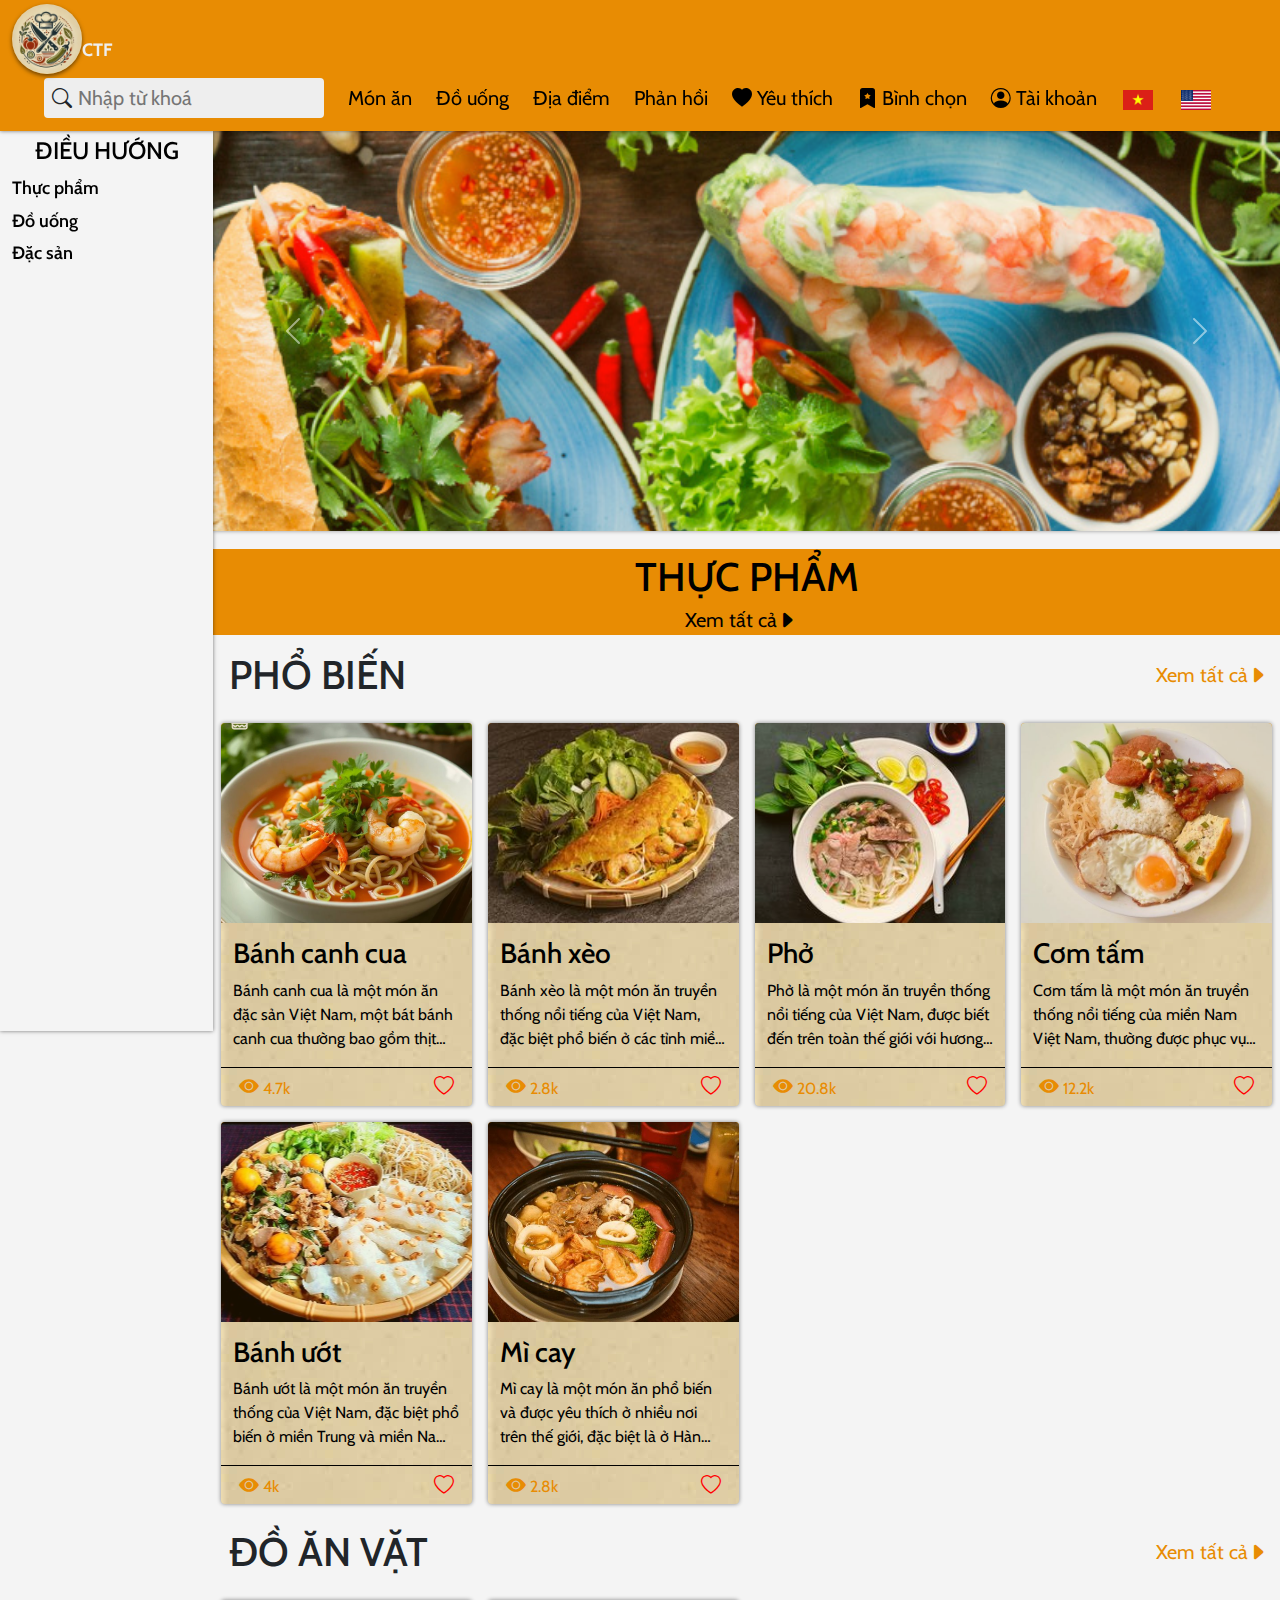
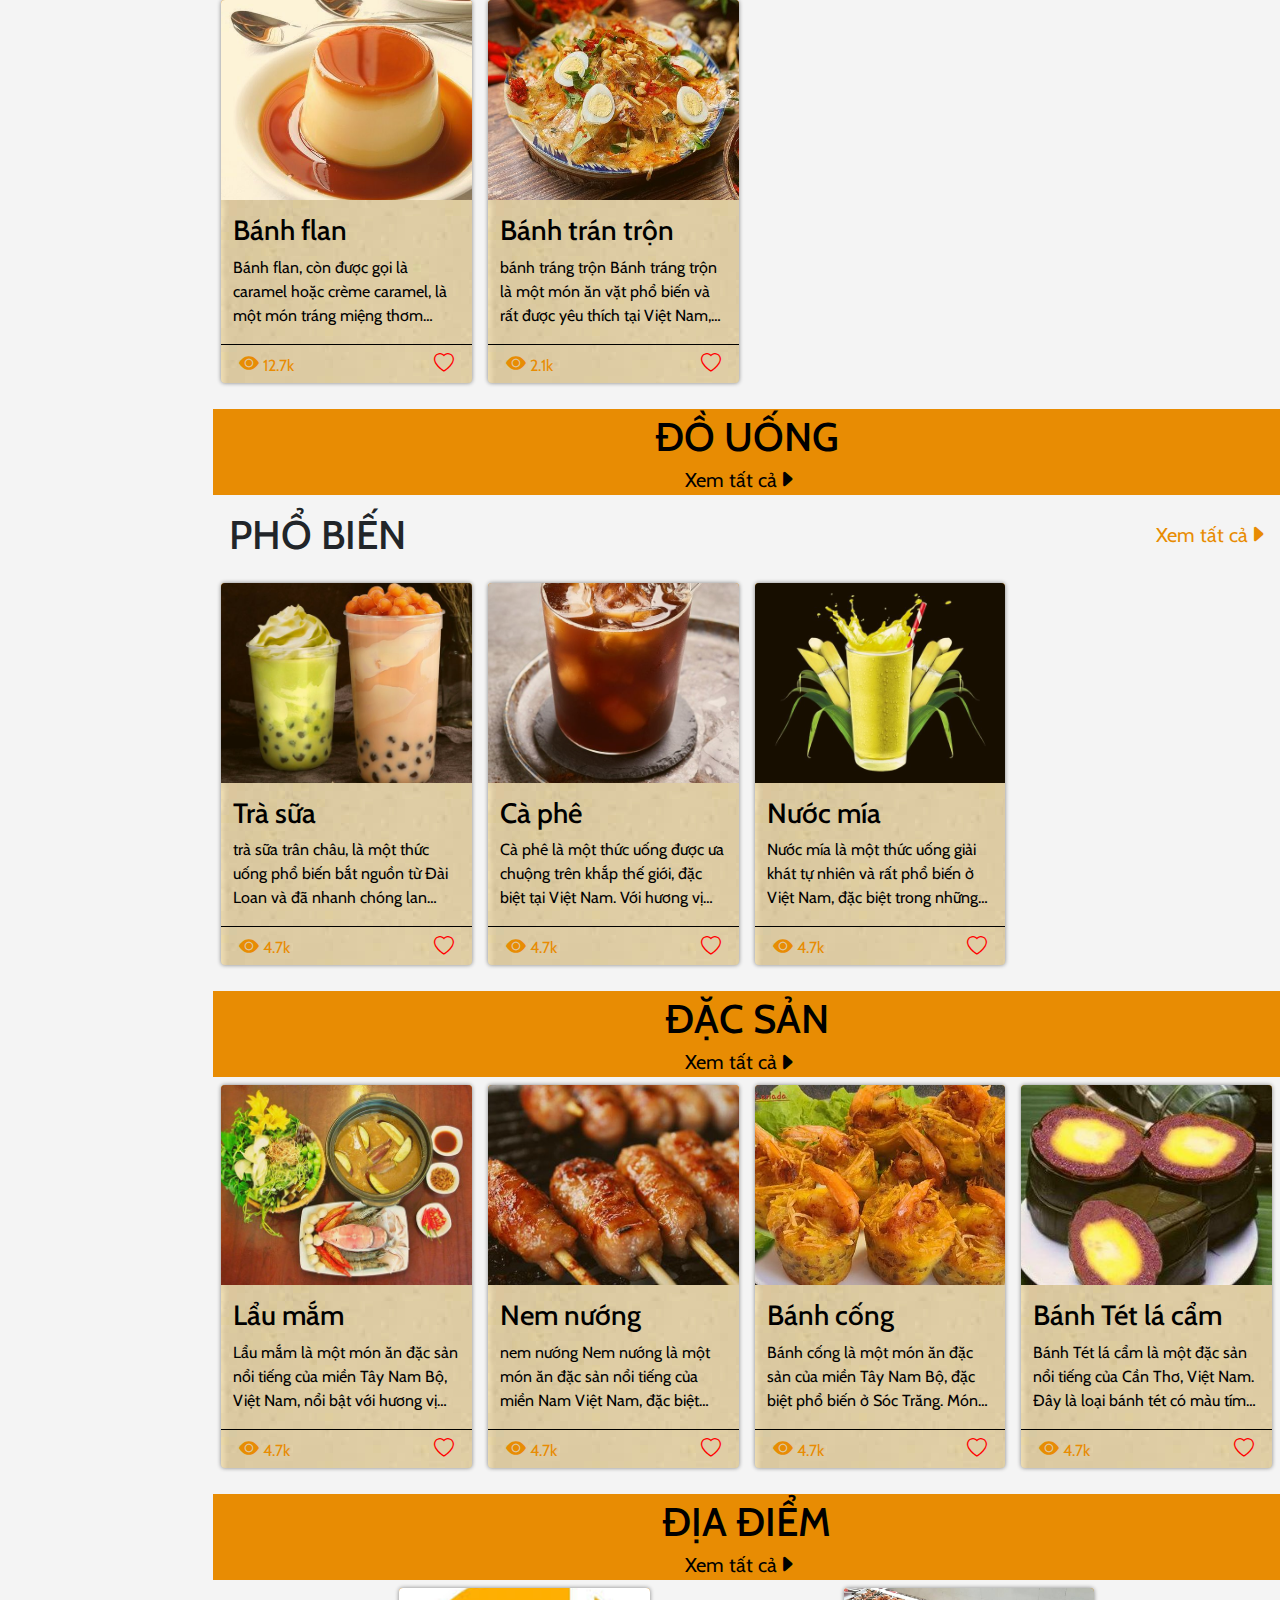
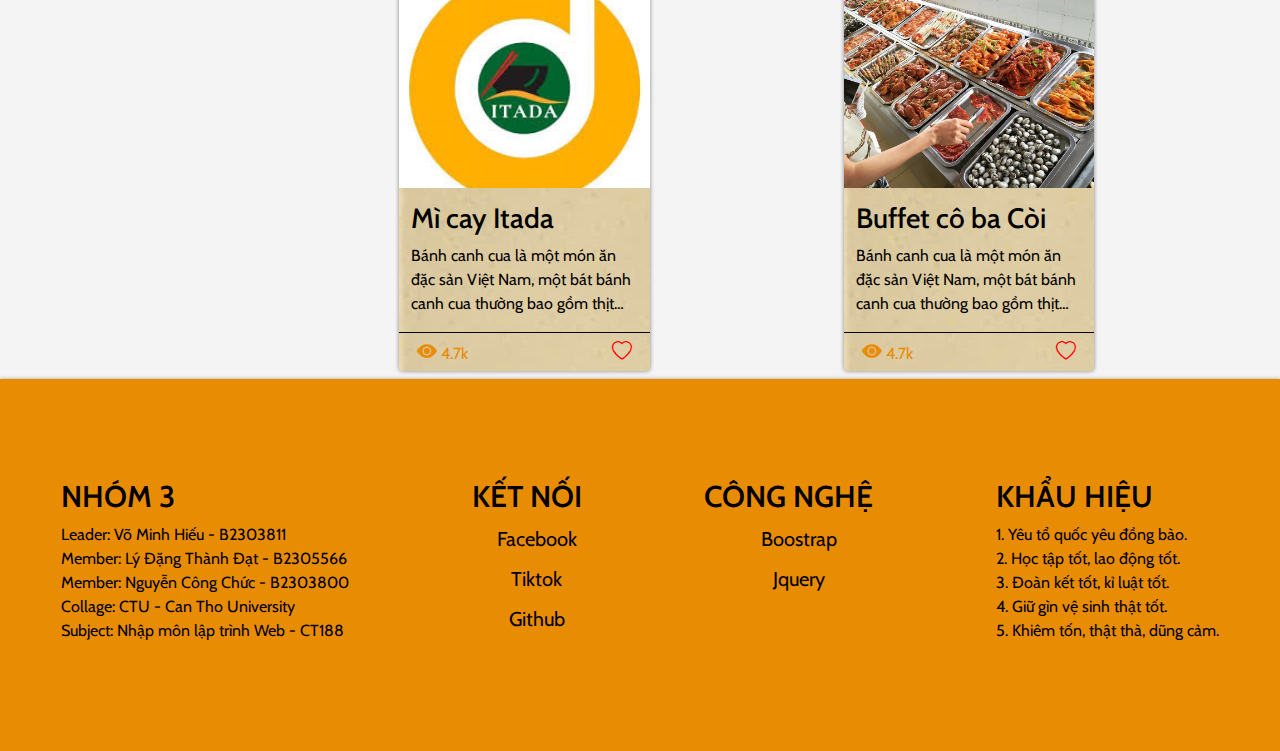
<file: index.html>
<!DOCTYPE html>
<html lang="en">
<head>
    <meta charset="UTF-8">
    <meta name="viewport" content="width=device-width, initial-scale=1.0">
    <meta http-equiv="X-UA-Compatible" content="IE=edge">
    <meta name="description" content="Trang web đồ án môn học CT188 - CTU">
    <meta name="keywords" content="hieurury, CT188 - CTU, CTU - cntt">
    <meta name="author" content="Vo Minh Hieu, Ly Dang Thanh Dat, Nguyen Cong Chuc">
    <meta property="og:title" content="Trang chủ">
    <meta property="og:description" content="Trang web đồ án môn học CT188 - CTU">
    <meta property="og:image" content="https://ctf-blush.vercel.app/img/logo-1.jpg">
    <!-- Favicon -->
    <link rel="shortcut icon" href="./img/logo-1.jpg" type="image/x-icon">
    
    <!-- CSS and JS -->
    <link href="https://cdn.jsdelivr.net/npm/bootstrap@5.3.3/dist/css/bootstrap.min.css" rel="stylesheet" integrity="sha384-QWTKZyjpPEjISv5WaRU9OFeRpok6YctnYmDr5pNlyT2bRjXh0JMhjY6hW+ALEwIH" crossorigin="anonymous">
    <script src="https://cdn.jsdelivr.net/npm/bootstrap@5.3.3/dist/js/bootstrap.bundle.min.js" integrity="sha384-YvpcrYf0tY3lHB60NNkmXc5s9fDVZLESaAA55NDzOxhy9GkcIdslK1eN7N6jIeHz" crossorigin="anonymous"></script>
    <link rel="stylesheet" href="./css/main.css">    
    
    <title>Trang chủ</title>
</head>
<body>
    <header>
        <nav class="navbar">
            <a href="index.html" class="nav-logo">
                <img src="./img/logo-1.jpg" alt="">
                <span class="nav-name">CTF</span>
            </a>
            <div class="nav-menu">
                <div class="menu-icon">
                    <i class="bi bi-list"></i>
                </div>
                <ul class="menu">
                    <li>
                        <form action="#" method="GET" class="navbar-search">
                            <label for="navbar-search" class="search-wrapper">
                                <i class="bi bi-search"></i>
                                <input id="navbar-search" type="search" placeholder="Nhập từ khoá" autocomplete="off">
                            </label>
                        </form>
                    </li>
                    <li>
                        <a href="./resources/foods.html">
                            <span element-lang="navFoods" class="mutipleLang">Món ăn</span>
                        </a>
                    </li>
                    <li>
                        <a href="./resources/drinks.html">
                            <span element-lang="navDrinks" class="mutipleLang">Đồ uống</span>
                        </a>
                    </li>
                    <li>
                        <a href="./resources/locate.html">
                            <span element-lang="navLocate" class="mutipleLang">Địa điểm</span>
                        </a>
                    </li>
                    <li>
                        <a href="./resources/feedback.html">
                            <span element-lang="navFeedback" class="mutipleLang">Phản hồi</span>
                        </a>
                    </li>
                    <li>
                        <a href="./resources/favorite.html">
                            <i class="bi bi-heart-fill emote-off"></i>
                            <span element-lang="navFavorite" class="mutipleLang">Yêu thích</span>
                        </a>
                    </li>
                    <li>
                        <a href="./resources/vote.html">
                          <i class="bi bi-bookmark-star-fill"></i>
                            <span element-lang="navVote" class="mutipleLang">Bình chọn</span>
                        </a>
                    </li>
                    <li>
                        <a href="./resources/auth.html">
                            <i class="bi bi-person-circle"></i>
                            <span element-lang="navAccount" class="mutipleLang">Tài khoản</span>
                        </a>
                    </li>
                    <ul class="languages">
                        <li id="vi"><img src="./img/Flag_of_Vietnam.svg.png" alt=""></li>
                        <li id="en"><img src="./img/Flag_of_the_United_States.png" alt=""></li>
                    </ul>
                </ul>
            </div>
        </nav>
    </header>
    <main>
        <div class="container-fluid p-0">
            <div class="row position-relative m-0 p-0">
                <div class="col-lg-2 position-sticky" style="padding: 0; top: 78px; z-index: 10;">
                    <div class="left-layout">
                        <button class="sub-title page-controls d-lg-none d-md-block">
                            <span element-lang="menuRedirect" class="mutipleLang">Điều hướng</span>
                            <i class="bi bi-caret-down-fill"></i>
                        </button>
                        <h3 class="sub-title d-none d-lg-block d-md-none">
                            <span element-lang="menuRedirect" class="mutipleLang">Điều hướng</span>
                        </h3>
                        <ul class="left-menu menu-list d-none d-lg-block">
                            <li class="menu-item">
                                <a href="#foods">
                                    <span element-lang="menuFoods" class="mutipleLang">Thực phẩm</span>
                                </a>
                            </li>
                            <li class="menu-item">
                                <a href="#drinks">
                                    <span element-lang="menuDrinks" class="mutipleLang">Đồ uống</span>
                                </a>
                            </li>
                            <li class="menu-item">
                                <a href="#special">
                                    <span element-lang="menuSpecial" class="mutipleLang">Đặc sản</span>
                                </a>
                            </li>
                        </ul>
                    </div>
                </div>
                <div class="col-lg-10 col-sm-12 p-0 m-0">
                    <div class="right-layout">
                        <div class="slide-container">
                            <div class="slide-wrapper">
                                <div id="carouselExample" class="carousel slide">
                                    <div class="carousel-inner">
                                      <div class="carousel-item active">
                                        <img src="./img/main-page/poster1.jpg" class="d-block w-100" alt="...">
                                      </div>
                                      <div class="carousel-item">
                                        <img src="./img/main-page/poster2.webp" class="d-block w-100" alt="...">
                                      </div>
                                      <div class="carousel-item">
                                        <img src="./img/main-page/poster3.webp" class="d-block w-100" alt="...">
                                      </div>
                                    </div>
                                    <button class="carousel-control-prev" type="button" data-bs-target="#carouselExample" data-bs-slide="prev">
                                      <span class="carousel-control-prev-icon" aria-hidden="true"></span>
                                      <span class="visually-hidden">Previous</span>
                                    </button>
                                    <button class="carousel-control-next" type="button" data-bs-target="#carouselExample" data-bs-slide="next">
                                      <span class="carousel-control-next-icon" aria-hidden="true"></span>
                                      <span class="visually-hidden">Next</span>
                                    </button>
                                  </div>
                            </div>
                        </div>
                        <div class="content-container">
                            <!-- *phần món ăn  -->
                            <div class="title-wrapper-fill d-flex flex-column justify-content-between align-items-center">
                                <h1 id="foods" class="title">
                                    <span element-lang="menuFoods" class="mutipleLang">Thực phẩm</span>
                                </h1>
                                <a href="./resources/foods.html" class="title-location d-flex align-items-center">
                                    <span element-lang="mainView" class="mutipleLang">Xem tất cả</span>
                                    <i class="bi bi-caret-right-fill"></i>
                                </a>
                            </div>
                            <!-- món đặc trưng -->
                            <div class="title-wrapper d-flex justify-content-between align-items-center">
                                <h1 id="foods-popular" class="title">
                                    <span element-lang="menuPopular" class="mutipleLang">Phổ biến</span>
                                </h1>
                                <a href="./resources/foods.html#foods-popular" class="title-location d-flex align-items-center">
                                    <span element-lang="mainView" class="mutipleLang">Xem tất cả</span>
                                    <i class="bi bi-caret-right-fill"></i>
                                </a>
                            </div>
                            <div class="products-container row m-0 p-0">
                               <section class="product-wrapper col-lg-3 col-md-4 col-sm-6">
                                    <div class="product-content">
                                        <div class="wrapper-img">
                                            <img src="./img/main-page/banh-canh-cua.jpg" alt="">
                                        </div>
                                        <div class="wrapper-content">
                                            <h3 class="content-title">Bánh canh cua</h3>
                                            <p class="content-description">Bánh canh cua là một món ăn đặc sản Việt Nam,
                                                một bát bánh canh cua thường bao gồm thịt cua tươi ngọt, tôm, 
                                                chả cá, và đôi khi còn thêm cả nấm rơm, tạo nên hương vị độc đáo và hấp dẫn.</p>
                                        </div>
                                        <div class="wrapper-controls">
                                            <span class="view">
                                                <i class="bi bi-eye-fill"></i>
                                                4.7k
                                            </span>
                                            <span class="emote-wrapper">
                                                <i class="bi bi-heart emote-off"></i>
                                                <i class="bi bi-heart-fill emote-on d-none"></i>
                                            </span>
                                        </div>
                                    </div>
                               </section> 

                               <section class="product-wrapper col-lg-3 col-md-4 col-sm-6">
                                    <div class="product-content">
                                        <div class="wrapper-img">
                                            <img src="./img/main-page/banh-xeo-2.jpg" alt="">
                                        </div>
                                        <div class="wrapper-content">
                                            <h3 class="content-title">Bánh xèo</h3>
                                            <p class="content-description">Bánh xèo là một món ăn truyền thống nổi tiếng của Việt Nam, 
                                                đặc biệt phổ biến ở các tỉnh miền Trung và miền Nam. Bánh xèo được làm từ bột gạo, nước cốt dừa, và nghệ, 
                                                tạo nên màu vàng hấp dẫn. Nhân bánh thường bao gồm tôm, thịt heo, giá đỗ, và hành lá.</p>
                                        </div>
                                        <div class="wrapper-controls">
                                            <span class="view">
                                                <i class="bi bi-eye-fill"></i>
                                                2.8k
                                            </span>
                                            <span class="emote-wrapper">
                                                <i class="bi bi-heart emote-off"></i>
                                                <i class="bi bi-heart-fill emote-on d-none"></i>
                                            </span>
                                        </div>
                                    </div>
                                </section>

                                <section class="product-wrapper col-lg-3 col-md-4 col-sm-6">
                                    <div class="product-content">
                                        <div class="wrapper-img">
                                            <img src="./img/main-page/pho.jpg" alt="">
                                        </div>
                                        <div class="wrapper-content">
                                            <h3 class="content-title">Phở</h3>
                                            <p class="content-description">Phở là một món ăn truyền thống nổi tiếng của Việt Nam, 
                                                được biết đến trên toàn thế giới với hương vị thơm ngon và đặc trưng. Đây là món ăn gồm nước dùng, 
                                                bánh phở (bánh sợi làm từ gạo), và thịt bò hoặc gà.</p>
                                        </div>
                                        <div class="wrapper-controls">
                                            <span class="view">
                                                <i class="bi bi-eye-fill"></i>
                                                20.8k
                                            </span>
                                            <span class="emote-wrapper">
                                                <i class="bi bi-heart emote-off"></i>
                                                <i class="bi bi-heart-fill emote-on d-none"></i>
                                            </span>
                                        </div>
                                    </div>
                                </section>
                                
                                <section class="product-wrapper col-lg-3 col-md-4 col-sm-6">
                                    <div class="product-content">
                                        <div class="wrapper-img">
                                            <img src="./img/main-page/com-tam.jpg" alt="">
                                        </div>
                                        <div class="wrapper-content">
                                            <h3 class="content-title">Cơm tấm</h3>
                                            <p class="content-description">Cơm tấm là một món ăn truyền thống nổi tiếng của miền Nam Việt Nam, 
                                                thường được phục vụ với các loại thịt nướng như sườn heo, bì (da heo thái sợi), chả trứng, trứng ốp la, 
                                                và nhiều loại dưa chua, rau sống.</p>
                                        </div>
                                        <div class="wrapper-controls">
                                            <span class="view">
                                                <i class="bi bi-eye-fill"></i>
                                                12.2k
                                            </span>
                                            <span class="emote-wrapper">
                                                <i class="bi bi-heart emote-off"></i>
                                                <i class="bi bi-heart-fill emote-on d-none"></i>
                                            </span>
                                        </div>
                                    </div>
                                </section>
                                <section class="product-wrapper col-lg-3 col-md-4 col-sm-6">
                                    <div class="product-content">
                                        <div class="wrapper-img">
                                            <img src="./img/main-page/banh-uot.jpg" alt="">
                                        </div>
                                        <div class="wrapper-content">
                                            <h3 class="content-title">Bánh ướt</h3>
                                            <p class="content-description">Bánh ướt là một món ăn truyền thống của Việt Nam, đặc biệt phổ biến ở miền Trung và miền Nam. Món ăn này có tên gọi "bánh ướt" 
                                                vì bột gạo sau khi hấp lên có độ mềm mại, mịn màng và hơi ướt. 
                                                Bánh ướt thường được làm từ bột gạo pha loãng, sau đó hấp thành từng lớp mỏng. Khi ăn, bánh ướt được cuốn lại hoặc cắt nhỏ, 
                                                kèm theo nhân như chả lụa, thịt nướng, hoặc tôm chấy.</p>
                                        </div>
                                        <div class="wrapper-controls">
                                            <span class="view">
                                                <i class="bi bi-eye-fill"></i>
                                                4k
                                            </span>
                                            <span class="emote-wrapper">
                                                <i class="bi bi-heart emote-off"></i>
                                                <i class="bi bi-heart-fill emote-on d-none"></i>
                                            </span>
                                        </div>
                                    </div>
                                </section>
                                <section class="product-wrapper col-lg-3 col-md-4 col-sm-6">
                                    <div class="product-content">
                                        <div class="wrapper-img">
                                            <img src="./img/main-page/mi-cay.jpg" alt="">
                                        </div>
                                        <div class="wrapper-content">
                                            <h3 class="content-title">Mì cay</h3>
                                            <p class="content-description">
                                                Mì cay là một món ăn phổ biến và được yêu thích ở nhiều nơi trên thế giới, 
                                                đặc biệt là ở Hàn Quốc và Việt Nam.</p>
                                        </div>
                                        <div class="wrapper-controls">
                                            <span class="view">
                                                <i class="bi bi-eye-fill"></i>
                                                2.8k
                                            </span>
                                            <span class="emote-wrapper">
                                                <i class="bi bi-heart emote-off"></i>
                                                <i class="bi bi-heart-fill emote-on d-none"></i>
                                            </span>
                                        </div>
                                    </div>
                                </section>
                            </div>
                            <!-- đồ ăn vặt -->
                            <div class="title-wrapper d-flex justify-content-between align-items-center">
                                <h1 id="foods-snacks" class="title">
                                    <span element-lang="menuSnacks" class="mutipleLang">Đồ ăn vặt</span>
                                </h1>
                                <a href="./resources/foods.html#foods-snacks" class="title-location d-flex align-items-center">
                                    <span element-lang="mainView" class="mutipleLang">Xem tất cả</span>
                                    <i class="bi bi-caret-right-fill"></i>
                                </a>
                            </div>
                            <div class="products-container row m-0 p-0">
                               <section class="product-wrapper col-lg-3 col-md-4 col-sm-6">
                                    <div class="product-content">
                                        <div class="wrapper-img">
                                            <img src="./img/main-page/banh-flan.jpg" alt="">
                                        </div>
                                        <div class="wrapper-content">
                                            <h3 class="content-title">Bánh flan</h3>
                                            <p class="content-description">Bánh flan, còn được gọi là caramel hoặc crème caramel, 
                                                là một món tráng miệng thơm ngon và phổ biến ở Việt Nam. Bánh flan có nguồn gốc từ châu Âu nhưng đã trở thành một món ăn rất được ưa chuộng tại Việt Nam, 
                                                thường được phục vụ trong các quán cà phê, nhà hàng, và các dịp đặc biệt.</p>
                                        </div>
                                        <div class="wrapper-controls">
                                            <span class="view">
                                                <i class="bi bi-eye-fill"></i>
                                                12.7k
                                            </span>
                                            <span class="emote-wrapper">
                                                <i class="bi bi-heart emote-off"></i>
                                                <i class="bi bi-heart-fill emote-on d-none"></i>
                                            </span>
                                        </div>
                                    </div>
                               </section>
                               <section class="product-wrapper col-lg-3 col-md-4 col-sm-6">
                                    <div class="product-content">
                                        <div class="wrapper-img">
                                            <img src="./img/main-page/banh-trang-tron.jpg" alt="">
                                        </div>
                                        <div class="wrapper-content">
                                            <h3 class="content-title">Bánh trán trộn</h3>
                                            <p class="content-description">bánh tráng trộn
                                                Bánh tráng trộn là một món ăn vặt phổ biến và rất được yêu thích tại Việt Nam, 
                                                đặc biệt là ở Sài Gòn. Đây là một sự kết hợp hài hòa của nhiều nguyên liệu khác nhau, 
                                                tạo nên một món ăn đầy màu sắc và hương vị độc đáo.</p>
                                        </div>
                                        <div class="wrapper-controls">
                                            <span class="view">
                                                <i class="bi bi-eye-fill"></i>
                                                2.1k
                                            </span>
                                            <span class="emote-wrapper">
                                                <i class="bi bi-heart emote-off"></i>
                                                <i class="bi bi-heart-fill emote-on d-none"></i>
                                            </span>
                                        </div>
                                    </div>
                            </section>
                                
                            </div>
                            <!-- *phần thức uống -->
                            <div class="title-wrapper-fill d-flex flex-column justify-content-between align-items-center">
                                <h1 id="drinks" class="title">
                                    <span element-lang="menuDrinks" class="mutipleLang">Đồ uống</span>
                                </h1>
                                <a href="./resources/drinks.html" class="title-location d-flex align-items-center">
                                    <span element-lang="mainView" class="mutipleLang">Xem tất cả</span>
                                    <i class="bi bi-caret-right-fill"></i>
                                </a>
                            </div>
                            <!-- thúc uống phổ biến -->
                            <div class="title-wrapper d-flex justify-content-between align-items-center">
                                <h1 class="title">
                                    <span element-lang="menuPopular" class="mutipleLang">Phổ biến</span>
                                </h1>
                                <a href="./resources/drinks.html#drinks-popular" class="title-location d-flex align-items-center">
                                    <span element-lang="mainView" class="mutipleLang">Xem tất cả</span>
                                    <i class="bi bi-caret-right-fill"></i>
                                </a>
                            </div>
                            <div class="products-container row m-0 p-0">
                               <section class="product-wrapper col-lg-3 col-md-4 col-sm-6">
                                    <div class="product-content">
                                        <div class="wrapper-img">
                                            <img src="./img/main-page/tra-sua.jpg" alt="">
                                        </div>
                                        <div class="wrapper-content">
                                            <h3 class="content-title">Trà sữa</h3>
                                            <p class="content-description">trà sữa trân châu, là một thức uống phổ biến bắt nguồn từ Đài Loan và đã nhanh chóng 
                                                lan rộng ra nhiều quốc gia trên thế giới. 
                                                Trà sữa thường gồm các thành phần chính như trà (trà đen, trà xanh hoặc trà ô long), 
                                                sữa hoặc bột sữa, và các hạt trân châu (bột sắn) dai ngon.</p>
                                        </div>
                                        <div class="wrapper-controls">
                                            <span class="view">
                                                <i class="bi bi-eye-fill"></i>
                                                4.7k
                                            </span>
                                            <span class="emote-wrapper">
                                                <i class="bi bi-heart emote-off"></i>
                                                <i class="bi bi-heart-fill emote-on d-none"></i>
                                            </span>
                                        </div>
                                    </div>
                               </section>
                               
                               <section class="product-wrapper col-lg-3 col-md-4 col-sm-6">
                                    <div class="product-content">
                                        <div class="wrapper-img">
                                            <img src="./img/main-page/caffee.jpg" alt="">
                                        </div>
                                        <div class="wrapper-content">
                                            <h3 class="content-title">Cà phê</h3>
                                            <p class="content-description">
                                                Cà phê là một thức uống được ưa chuộng trên khắp thế giới, đặc biệt tại Việt Nam. 
                                                Với hương vị đậm đà và phong phú, cà phê không chỉ là một thức uống, 
                                                mà còn là một phần của văn hóa và lối sống của nhiều người.</p>
                                        </div>
                                        <div class="wrapper-controls">
                                            <span class="view">
                                                <i class="bi bi-eye-fill"></i>
                                                4.7k
                                            </span>
                                            <span class="emote-wrapper">
                                                <i class="bi bi-heart emote-off"></i>
                                                <i class="bi bi-heart-fill emote-on d-none"></i>
                                            </span>
                                        </div>
                                    </div>
                                </section>
                                <section class="product-wrapper col-lg-3 col-md-4 col-sm-6">
                                    <div class="product-content">
                                        <div class="wrapper-img">
                                            <img src="./img/main-page/nuoc-mia.jpg" alt="">
                                        </div>
                                        <div class="wrapper-content">
                                            <h3 class="content-title">Nước mía</h3>
                                            <p class="content-description">
                                                Nước mía là một thức uống giải khát tự nhiên và rất phổ biến ở Việt Nam, đặc biệt trong những ngày hè nóng bức. 
                                                Nước mía được làm từ cây mía, ép lấy nước ngọt mát và thường được phục vụ kèm với một 
                                                lát chanh hoặc chút muối để tăng thêm hương vị.</p>
                                        </div>
                                        <div class="wrapper-controls">
                                            <span class="view">
                                                <i class="bi bi-eye-fill"></i>
                                                4.7k
                                            </span>
                                            <span class="emote-wrapper">
                                                <i class="bi bi-heart emote-off"></i>
                                                <i class="bi bi-heart-fill emote-on d-none"></i>
                                            </span>
                                        </div>
                                    </div>
                                </section>
                            </div>  
                        </div>

                        <!-- bố cục 2 -->
                        <div class="content-container">
                               <!-- *phần đặc sản -->
                               <div class="title-wrapper-fill d-flex flex-column justify-content-between align-items-center">
                                    <h1 id="special" class="title">
                                        <span element-lang="menuSpecial" class="mutipleLang">Đặc sản</span>
                                    </h1>
                                    <a href="./resources/foods.html#special" class="title-location d-flex align-items-center">
                                        <span element-lang="mainView" class="mutipleLang">Xem tất cả</span>
                                        <i class="bi bi-caret-right-fill"></i>
                                    </a>
                                </div>

                                <div class="products-container row m-0">
                                    <!-- đặc sản 1 -->
                                    <section class="product-wrapper col-lg-3 col-md-4 col-sm-6">
                                        <div class="product-content">
                                            <div class="wrapper-img">
                                                <img src="./img/main-page/lau-mam.jpg" alt="">
                                            </div>
                                            <div class="wrapper-content">
                                                <h3 class="content-title">Lẩu mắm</h3>
                                                <p class="content-description">Lẩu mắm là một món ăn đặc sản nổi tiếng của miền Tây Nam Bộ, 
                                                    Việt Nam, nổi bật với hương vị đậm đà và đặc trưng từ mắm cá linh hoặc mắm cá sặc. 
                                                    Lẩu mắm thường được nấu với nhiều loại nguyên liệu phong phú như cá, tôm, mực, thịt ba chỉ, 
                                                    và các loại rau như bông điên điển, bông súng, rau nhút, và rau muống.</p>
                                            </div>
                                            <div class="wrapper-controls">
                                                <span class="view">
                                                    <i class="bi bi-eye-fill"></i>
                                                    4.7k
                                                </span>
                                                <span class="emote-wrapper">
                                                    <i class="bi bi-heart emote-off"></i>
                                                        <i class="bi bi-heart-fill emote-on d-none"></i>
                                                </span>
                                            </div>
                                        </div>
                                    </section>
                                    <!-- đặc sản 2 -->
                                    <section class="product-wrapper col-lg-3 col-md-4 col-sm-6">
                                        <div class="product-content">
                                            <div class="wrapper-img">
                                                <img src="./img/main-page/nem-nuong.jpg" alt="">
                                            </div>
                                            <div class="wrapper-content">
                                                <h3 class="content-title">Nem nướng</h3>
                                                <p class="content-description">nem nướng
                                                    Nem nướng là một món ăn đặc sản nổi tiếng của miền Nam Việt Nam, đặc biệt phổ biến ở vùng Nha Trang và các tỉnh miền Trung. Đây là món ăn từ thịt heo xay nhuyễn, được ướp gia vị rồi nướng trên than hồng, tạo nên hương vị thơm ngon, hấp dẫn.</p>
                                            </div>
                                            <div class="wrapper-controls">
                                                <span class="view">
                                                    <i class="bi bi-eye-fill"></i>
                                                    4.7k
                                                </span>
                                                <span class="emote-wrapper">
                                                    <i class="bi bi-heart emote-off"></i>
                                                        <i class="bi bi-heart-fill emote-on d-none"></i>
                                                </span>
                                            </div>
                                        </div>
                                    </section>
                                    <!-- đặc sản 3 -->
                                    <section class="product-wrapper col-lg-3 col-md-4 col-sm-6">
                                        <div class="product-content">
                                            <div class="wrapper-img">
                                                <img src="./img/main-page/banh-cong.jpg" alt="">
                                            </div>
                                            <div class="wrapper-content">
                                                <h3 class="content-title">Bánh cống</h3>
                                                <p class="content-description">Bánh cống là một món ăn đặc sản của miền Tây Nam Bộ, 
                                                    đặc biệt phổ biến ở Sóc Trăng. Món bánh này có hương vị đặc trưng và rất được người 
                                                    dân địa phương yêu thích.</p>
                                            </div>
                                            <div class="wrapper-controls">
                                                <span class="view">
                                                    <i class="bi bi-eye-fill"></i>
                                                    4.7k
                                                </span>
                                                <span class="emote-wrapper">
                                                    <i class="bi bi-heart emote-off"></i>
                                                        <i class="bi bi-heart-fill emote-on d-none"></i>
                                                </span>
                                            </div>
                                        </div>
                                    </section>
                                    <!-- đặc sản 4 -->
                                    <section class="product-wrapper col-lg-3 col-md-4 col-sm-6">
                                        <div class="product-content">
                                            <div class="wrapper-img">
                                                <img src="./img/main-page/banh-tet-la-cam.jpg" alt="">
                                            </div>
                                            <div class="wrapper-content">
                                                <h3 class="content-title">Bánh Tét lá cẩm </h3>
                                                <p class="content-description">Bánh Tét lá cẩm là một đặc sản nổi tiếng của Cần Thơ, 
                                                    Việt Nam. Đây là loại bánh tét có màu tím đặc trưng nhờ được nhuộm từ lá cẩm, một 
                                                    loại lá tự nhiên thường được dùng trong ẩm thực để tạo màu.</p>
                                            </div>
                                            <div class="wrapper-controls">
                                                <span class="view">
                                                    <i class="bi bi-eye-fill"></i>
                                                    4.7k
                                                </span>
                                                <span class="emote-wrapper">
                                                    <i class="bi bi-heart emote-off"></i>
                                                    <i class="bi bi-heart-fill emote-on d-none"></i>
                                                </span>
                                            </div>
                                        </div>
                                    </section>
                                </div>

                                <!-- *phần địa điểm -->
                               <div class="title-wrapper-fill d-flex flex-column justify-content-between align-items-center">
                                    <h1 id="locate" class="title">
                                        <span element-lang="menuLocate" class="mutipleLang">Địa điểm</span>
                                    </h1>
                                    <a href="./resources/locate.html" class="title-location d-flex align-items-center">
                                        <span element-lang="mainView" class="mutipleLang">Xem tất cả</span>
                                        <i class="bi bi-caret-right-fill"></i>
                                    </a>
                                </div>

                                <div class="products-container row justify-content-evenly m-0">
                                    <section class="product-wrapper col-lg-3 col-md-4 col-sm-6">
                                        <div class="product-content product-located">
                                            <div class="wrapper-img">
                                                <img src="./img/main-page/itada-logo.jpg" alt="">
                                                <iframe src="https://www.google.com/maps/embed?pb=!1m18!1m12!1m3!1d62855.050151681324!2d105.70176405133455!3d10.062934651563504!2m3!1f0!2f0!3f0!3m2!1i1024!2i768!4f13.1!3m3!1m2!1s0x31a089215a6f7f41%3A0x8457f51fa57734bd!2zTcOsIENheSBJVEFEQSAtIE5ndXnhu4VuIFbEg24gQ-G7qw!5e0!3m2!1svi!2s!4v1730724677402!5m2!1svi!2s" width="600" height="450" style="border:0;" allowfullscreen="" loading="lazy" referrerpolicy="no-referrer-when-downgrade"></iframe>
                                            </div>
                                            <div class="wrapper-content">
                                                <h3 class="content-title">Mì cay Itada</h3>
                                                <p class="content-description">Bánh canh cua là một món ăn đặc sản Việt Nam,
                                                    một bát bánh canh cua thường bao gồm thịt cua tươi ngọt, tôm, 
                                                    chả cá, và đôi khi còn thêm cả nấm rơm, tạo nên hương vị độc đáo và hấp dẫn.</p>
                                            </div>
                                            <div class="wrapper-controls">
                                                <span class="view">
                                                    <i class="bi bi-eye-fill"></i>
                                                    4.7k
                                                </span>
                                                <span class="emote-wrapper">
                                                    <i class="bi bi-heart emote-off"></i>
                                                    <i class="bi bi-heart-fill emote-on d-none"></i>
                                                </span>
                                            </div>
                                        </div>
                                    </section>
                                    <section class="product-wrapper col-lg-3 col-md-4 col-sm-6">
                                        <div class="product-content product-located">
                                            <div class="wrapper-img">
                                                <img src="./img/main-page/buffet.jpg" class="" alt="">
                                                <iframe src="https://www.google.com/maps/embed?pb=!1m18!1m12!1m3!1d502848.99953215395!2d105.16948108906249!3d10.057412300000026!2m3!1f0!2f0!3f0!3m2!1i1024!2i768!4f13.1!3m3!1m2!1s0x31a087acd060810f%3A0xbed487c01cb6f607!2zQ2h14buXaSBCdWZmZXQgTOG6qXUgdsOgIE7GsOG7m25nIEPDtCAzIEPDsmlfIEPhuqduIFRoxqE!5e0!3m2!1svi!2s!4v1730727505465!5m2!1svi!2s" width="600" height="450" style="border:0;" allowfullscreen="" loading="lazy" referrerpolicy="no-referrer-when-downgrade"></iframe>
                                            </div>
                                            <div class="wrapper-content">
                                                <h3 class="content-title">Buffet cô ba Còi</h3>
                                                <p class="content-description">Bánh canh cua là một món ăn đặc sản Việt Nam,
                                                    một bát bánh canh cua thường bao gồm thịt cua tươi ngọt, tôm, 
                                                    chả cá, và đôi khi còn thêm cả nấm rơm, tạo nên hương vị độc đáo và hấp dẫn.</p>
                                            </div>
                                            <div class="wrapper-controls">
                                                <span class="view">
                                                    <i class="bi bi-eye-fill"></i>
                                                    4.7k
                                                </span>
                                                <span class="emote-wrapper">
                                                    <i class="bi bi-heart emote-off"></i>
                                                    <i class="bi bi-heart-fill emote-on d-none"></i>
                                                </span>
                                            </div>
                                        </div>
                                    </section>
                                </div>
                        </div>
                    </div>
                </div>
            </div>

        </div>
    </main>
    <footer>
        <div class="footer-container">
            <div class="footer-wrapper">
                <h3 class="footer-title">
                    <span element-lang="footGroup" class="mutipleLang">Nhóm 3</span>
                </h3>
                <p class="footer-des">
                    Leader: Võ Minh Hiếu - B2303811 <br>
                    Member: Lý Đặng Thành Đạt - B2305566 <br>
                    Member: Nguyễn Công Chức - B2303800 <br>
                    Collage: CTU - Can Tho University <br>
                    Subject: Nhập môn lập trình Web - CT188
                </p>
            </div>
            <div class="footer-wrapper">
                <h3 class="footer-title">
                    <span element-lang="footConnect" class="mutipleLang">Kết nối</span>
                </h3>
                <ul class="footer-list">
                    <li>
                        <a href="">Facebook</a>
                    </li>
                    <li>
                        <a href="">Tiktok</a>
                    </li>
                    <li>
                        <a href="">Github</a>
                    </li>
                </ul>
            </div>
            <div class="footer-wrapper">
                <h3 class="footer-title">
                    <span element-lang="footTech" class="mutipleLang">Công nghệ</span>
                </h3>
                <ul class="footer-list">
                    <li>
                        <a href="">Boostrap</a>
                    </li>
                    <li>
                        <a href="">Jquery</a>
                    </li>
                </ul>
            </div>
            <div class="footer-wrapper">
                <h3 class="footer-title">
                    <span element-lang="footSlogan" class="mutipleLang">Khẩu hiệu</span>
                </h3>
                <p class="footer-des">
                    1. Yêu tổ quốc yêu đồng bào. <br>
                    2. Học tập tốt, lao động tốt. <br>
                    3. Đoàn kết tốt, kỉ luật tốt. <br>
                    4. Giữ gìn vệ sinh thật tốt. <br>
                    5. Khiêm tốn, thật thà, dũng cảm. <br>
                </p>
            </div>
        </div>
    </footer>

    <!-- *javascripts -->
    <!-- jquery -->
    <script src="https://code.jquery.com/jquery-3.7.1.js" integrity="sha256-eKhayi8LEQwp4NKxN+CfCh+3qOVUtJn3QNZ0TciWLP4=" crossorigin="anonymous"></script>
    <script src="././vender/boostrap-5/js/bootstrap.bundle.min.js"></script> 
    <script src="./js/main.js"></script>
    <script src="./js/index.js"></script>
</body>
</html>
</file>
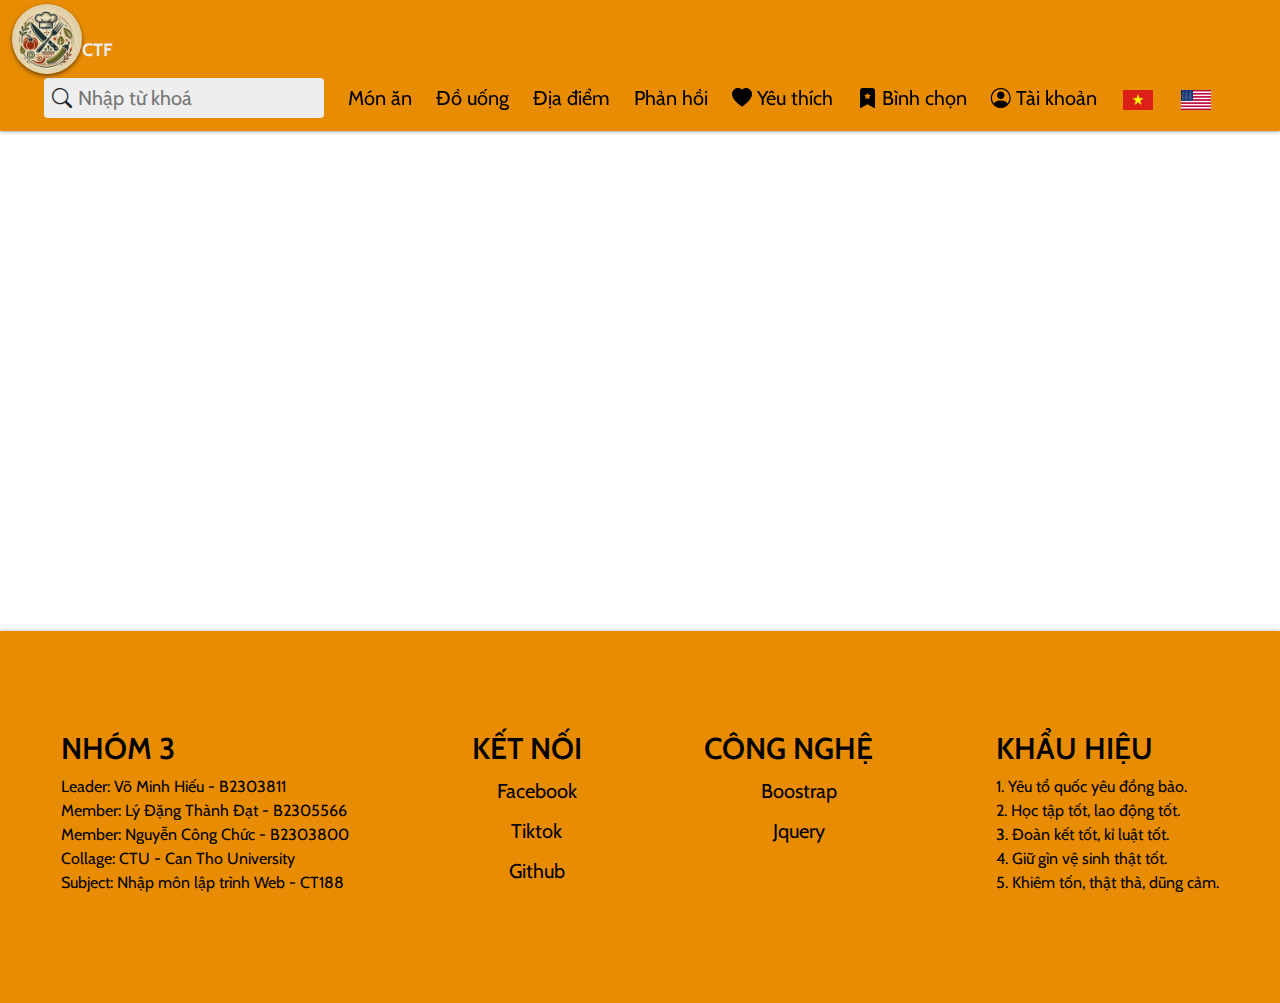
<file: resources/auth.html>
<!DOCTYPE html>
<html lang="en">
<head>
    <meta charset="UTF-8">
    <meta name="viewport" content="width=device-width, initial-scale=1.0">
    <!-- boostrap cdn -->
    <link href="https://cdn.jsdelivr.net/npm/bootstrap@5.3.3/dist/css/bootstrap.min.css" rel="stylesheet" integrity="sha384-QWTKZyjpPEjISv5WaRU9OFeRpok6YctnYmDr5pNlyT2bRjXh0JMhjY6hW+ALEwIH" crossorigin="anonymous">
    <script src="https://cdn.jsdelivr.net/npm/bootstrap@5.3.3/dist/js/bootstrap.bundle.min.js" integrity="sha384-YvpcrYf0tY3lHB60NNkmXc5s9fDVZLESaAA55NDzOxhy9GkcIdslK1eN7N6jIeHz" crossorigin="anonymous"></script>
    <link rel="stylesheet" href="../css/main.css">  
    <link rel="shortcut icon" href="../img/logo-1.jpg" type="image/x-icon">  
    <title>Tài khoản</title>
</head>
<body>
    <header>
        <nav class="navbar">
            <a href="../index.html" class="nav-logo">
                <img src="../img/logo-1.jpg" alt="">
                <span class="nav-name">CTF</span>
            </a>
            <div class="nav-menu">
                <div class="menu-icon">
                    <i class="bi bi-list"></i>
                </div>
                <ul class="menu">
                    <li>
                        <form action="#" method="GET" class="navbar-search">
                            <label for="navbar-search" class="search-wrapper">
                                <i class="bi bi-search"></i>
                                <input id="navbar-search" type="search" placeholder="Nhập từ khoá" autocomplete="off">
                            </label>
                        </form>
                    </li>
                    <li>
                        <a href="../resources/foods.html">
                            <span element-lang="navFoods" class="mutipleLang">Món ăn</span>
                        </a>
                    </li>
                    <li>
                        <a href="../resources/drinks.html">
                            <span element-lang="navDrinks" class="mutipleLang">Đồ uống</span>
                        </a>
                    </li>
                    <li>
                        <a href="../resources/locate.html">
                            <span element-lang="navLocate" class="mutipleLang">Địa điểm</span>
                        </a>
                    </li>
                    <li>
                        <a href="../resources/feedback.html">
                            <span element-lang="navFeedback" class="mutipleLang">Phản hồi</span>
                        </a>
                    </li>
                    <li>
                        <a href="../resources/favorite.html">
                            <i class="bi bi-heart-fill emote-off"></i>
                            <span element-lang="navFavorite" class="mutipleLang">Yêu thích</span>
                        </a>
                    </li>
                    <li>
                        <a href="../resources/vote.html">
                          <i class="bi bi-bookmark-star-fill"></i>
                            <span element-lang="navVote" class="mutipleLang">Bình chọn</span>
                        </a>
                    </li>
                    <li>
                        <a href="../resources/auth.html">
                            <i class="bi bi-person-circle"></i>
                            <span element-lang="navAccount" class="mutipleLang">Tài khoản</span>
                        </a>
                    </li>
                    <ul class="languages">
                        <li id="vi"><img src="../img/Flag_of_Vietnam.svg.png" alt=""></li>
                        <li id="en"><img src="../img/Flag_of_the_United_States.png" alt=""></li>
                    </ul>
                </ul>
            </div>
        </nav>
    </header>
    <main>
        <div class="container-fluid d-flex justify-content-center align-items-center" style="background: transparent;">
            <div class="auth-container auth-login d-flex align-items-center ">
                <div class="auth-left d-none d-lg-flex d-sm-none">
                    <div class="wrapper-thumnail">
                        <img src="../img/auth-page/login-logo.webp" alt="">
                    </div>
                    <h3 class="thumnail-title">login</h3>
                </div>
                <div class="auth-right">
                    <h1 class="form-title">Đăng nhập</h1>
                    <form name="auth-login" action="">
                        <div class="form-auth-group">
                            <div class="input-wrapper">
                                <input rules="required|email" type="text" name="email" id="login-email" class="form-input">
                                <label class="input-des" for="login-email">Email:</label>
                            </div>
                            <p class="group-message"></p>
                        </div>
                        <div class="form-auth-group">
                            <div class="input-wrapper">
                                <input rules="required|min:6" type="password" name="text" id="login-password" class="form-input">
                                <label class="input-des" for="login-password">Password:</label>
                            </div>
                            <p class="group-message"></p>
                        </div>
                        <button class="form-btn login-btn" type="submit">Đăng nhập</button>
                        <div class="wrapper-options">
                            <div class="socials">
                                <i class="bi bi-facebook"></i>
                                <i class="bi bi-instagram"></i>
                                <i class="bi bi-google"></i>
                            </div>
                            <span class="register-redirect">Đăng kí</span>
                        </div>
                    </form>
                </div>
            </div>
            <!-- *trang đăng kí -->
            <div class="auth-container auth-register d-flex align-items-center d-none">
                <div class="auth-left d-none d-lg-flex d-sm-none">
                    <div class="wrapper-thumnail">
                        <img src="../img/auth-page/register-logo.webp" alt="">
                    </div>
                    <h3 class="thumnail-title">Register</h3>
                </div>
                <div class="auth-right">
                    <h1 class="form-title">Đăng kí</h1>
                    <form name="auth-register" action="">
                        <div class="form-auth-group">
                            <div class="input-wrapper">
                                <input rules="required|email" type="text" name="email" id="register-email" class="form-input">
                                <label class="input-des" for="register-email">Email:</label>
                            </div>
                            <p class="group-message"></p>
                        </div>
                        <div class="form-auth-group">
                            <div class="input-wrapper">
                                <input rules="required|min:6" type="password" name="text" id="register-password" class="form-input">
                                <label class="input-des" for="register-password">Password:</label>
                            </div>
                            <p class="group-message"></p>
                        </div>
                        <div class="form-auth-group">
                            <div class="input-wrapper">
                                <input rules="required|min:6" type="password" name="text" id="register-re-password" class="form-input">
                                <label class="input-des" for="register-re-password">Re-password:</label>
                            </div>
                            <p class="group-message"></p>
                        </div>
                        <button class="form-btn register-btn" type="submit">Đăng kí</button>
                        <div class="wrapper-options">
                            <div class="socials">
                                <i class="bi bi-facebook"></i>
                                <i class="bi bi-instagram"></i>
                                <i class="bi bi-google"></i>
                            </div>
                            <span class="login-redirect">Đăng nhập</span>
                        </div>
                    </form>
                </div>
            </div>
        </div>
    </main>
    <footer>
        <div class="footer-container">
            <div class="footer-wrapper">
                <h3 class="footer-title">
                    <span element-lang="footGroup" class="mutipleLang">Nhóm 3</span>
                </h3>
                <p class="footer-des">
                    Leader: Võ Minh Hiếu - B2303811 <br>
                    Member: Lý Đặng Thành Đạt - B2305566 <br>
                    Member: Nguyễn Công Chức - B2303800 <br>
                    Collage: CTU - Can Tho University <br>
                    Subject: Nhập môn lập trình Web - CT188
                </p>
            </div>
            <div class="footer-wrapper">
                <h3 class="footer-title">
                    <span element-lang="footConnect" class="mutipleLang">Kết nối</span>
                </h3>
                <ul class="footer-list">
                    <li>
                        <a href="">Facebook</a>
                    </li>
                    <li>
                        <a href="">Tiktok</a>
                    </li>
                    <li>
                        <a href="">Github</a>
                    </li>
                </ul>
            </div>
            <div class="footer-wrapper">
                <h3 class="footer-title">
                    <span element-lang="footTech" class="mutipleLang">Công nghệ</span>
                </h3>
                <ul class="footer-list">
                    <li>
                        <a href="">Boostrap</a>
                    </li>
                    <li>
                        <a href="">Jquery</a>
                    </li>
                </ul>
            </div>
            <div class="footer-wrapper">
                <h3 class="footer-title">
                    <span element-lang="footSlogan" class="mutipleLang">Khẩu hiệu</span>
                </h3>
                <p class="footer-des">
                    1. Yêu tổ quốc yêu đồng bào. <br>
                    2. Học tập tốt, lao động tốt. <br>
                    3. Đoàn kết tốt, kỉ luật tốt. <br>
                    4. Giữ gìn vệ sinh thật tốt. <br>
                    5. Khiêm tốn, thật thà, dũng cảm. <br>
                </p>
            </div>
        </div>
    </footer>

    <!-- *javascripts -->
     <!-- jquery -->
     <script src="https://code.jquery.com/jquery-3.7.1.js" integrity="sha256-eKhayi8LEQwp4NKxN+CfCh+3qOVUtJn3QNZ0TciWLP4=" crossorigin="anonymous"></script>
    <!-- boostrap -->
    <script src="../vender/boostrap-5/js/bootstrap.bundle.min.js"></script> 
    <!-- main.js -->
     <script src="../js/main.js"></script>
     <script src="../js/auth.js"></script>
</body>
</html>
</file>
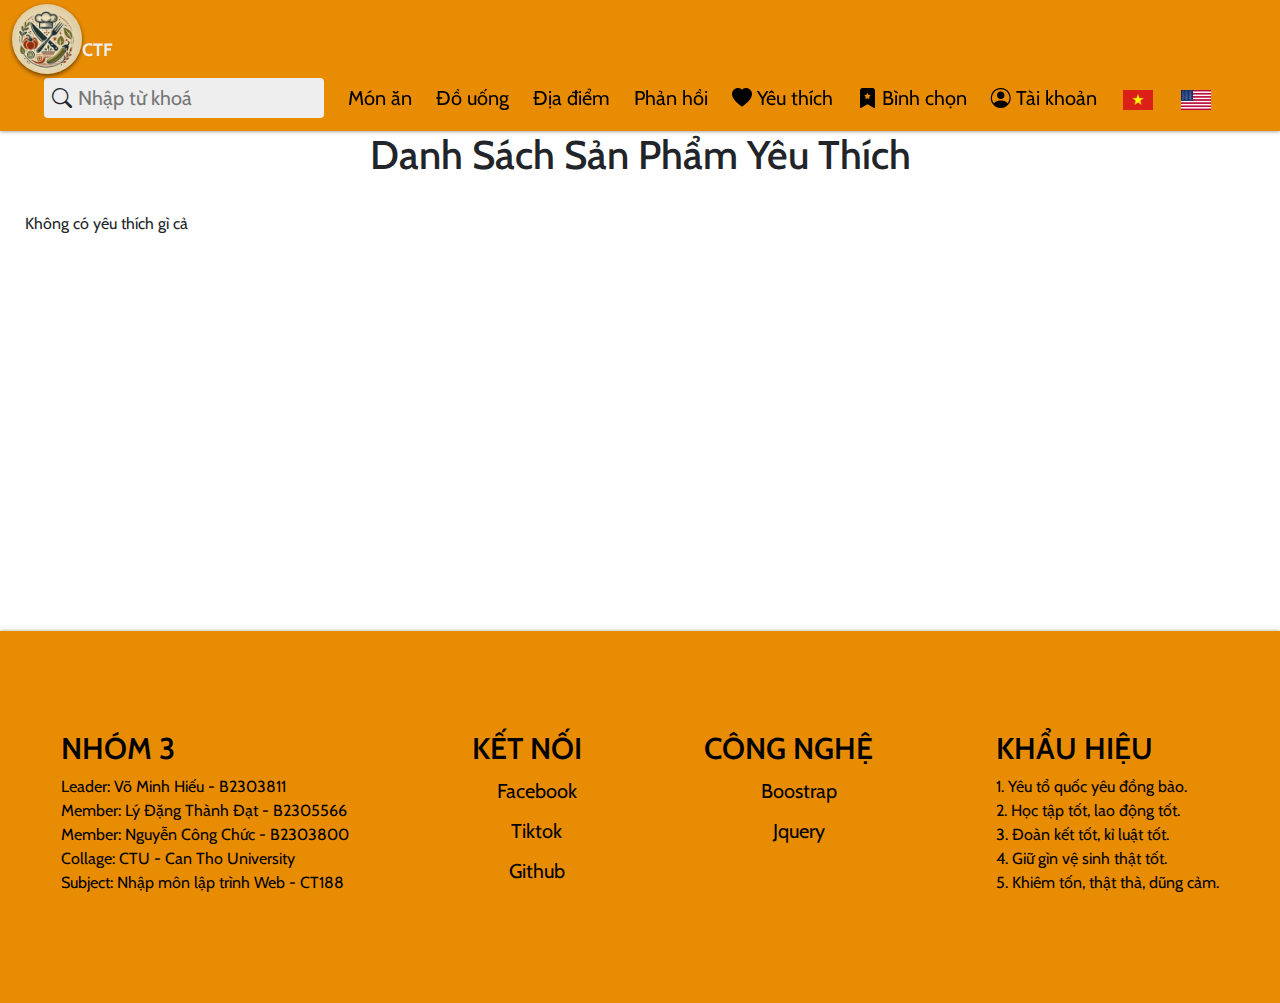
<file: resources/favorite.html>
<!DOCTYPE html>
<html lang="en">
  <head>
    <meta charset="UTF-8" />
    <meta name="viewport" content="width=device-width, initial-scale=1.0" />
    <link rel="stylesheet" href="../css/main.css" />
    <link rel="shortcut icon" href="../img/logo-1.jpg" type="image/x-icon" />
    <title>Món ăn</title>
  </head>
  <body>
    <header>
      <nav class="navbar">
          <a href="../index.html" class="nav-logo">
              <img src="../img/logo-1.jpg" alt="">
              <span class="nav-name">CTF</span>
          </a>
          <div class="nav-menu">
              <div class="menu-icon">
                  <i class="bi bi-list"></i>
              </div>
              <ul class="menu">
                  <li>
                      <form action="#" method="GET" class="navbar-search">
                          <label for="navbar-search" class="search-wrapper">
                              <i class="bi bi-search"></i>
                              <input id="navbar-search" type="search" placeholder="Nhập từ khoá" autocomplete="off">
                          </label>
                      </form>
                  </li>
                  <li>
                      <a href="../resources/foods.html">
                          <span element-lang="navFoods" class="mutipleLang">Món ăn</span>
                      </a>
                  </li>
                  <li>
                      <a href="../resources/drinks.html">
                          <span element-lang="navDrinks" class="mutipleLang">Đồ uống</span>
                      </a>
                  </li>
                  <li>
                      <a href="../resources/locate.html">
                          <span element-lang="navLocate" class="mutipleLang">Địa điểm</span>
                      </a>
                  </li>
                  <li>
                      <a href="../resources/feedback.html">
                          <span element-lang="navFeedback" class="mutipleLang">Phản hồi</span>
                      </a>
                  </li>
                  <li>
                      <a href="../resources/favorite.html">
                          <i class="bi bi-heart-fill emote-off"></i>
                          <span element-lang="navFavorite" class="mutipleLang">Yêu thích</span>
                      </a>
                  </li>
                  <li>
                    <a href="../resources/vote.html">
                      <i class="bi bi-bookmark-star-fill"></i>
                        <span element-lang="navVote" class="mutipleLang">Bình chọn</span>
                    </a>
                </li>
                  <li>
                      <a href="../resources/auth.html">
                          <i class="bi bi-person-circle"></i>
                          <span element-lang="navAccount" class="mutipleLang">Tài khoản</span>
                      </a>
                  </li>
                  <ul class="languages">
                      <li id="vi"><img src="../img/Flag_of_Vietnam.svg.png" alt=""></li>
                      <li id="en"><img src="../img/Flag_of_the_United_States.png" alt=""></li>
                  </ul>
              </ul>
          </div>
      </nav>
  </header>
    <main>
            <h1>Danh Sách Sản Phẩm Yêu Thích</h1>
            <div class="favorite-list" id="favorite-products">
                <!-- Các sản phẩm yêu thích sẽ được hiển thị ở đây -->
            </div>
    </main>
    <footer>
      <div class="footer-container">
          <div class="footer-wrapper">
              <h3 class="footer-title">
                  <span element-lang="footGroup" class="mutipleLang">Nhóm 3</span>
              </h3>
              <p class="footer-des">
                  Leader: Võ Minh Hiếu - B2303811 <br>
                  Member: Lý Đặng Thành Đạt - B2305566 <br>
                  Member: Nguyễn Công Chức - B2303800 <br>
                  Collage: CTU - Can Tho University <br>
                  Subject: Nhập môn lập trình Web - CT188
              </p>
          </div>
          <div class="footer-wrapper">
              <h3 class="footer-title">
                  <span element-lang="footConnect" class="mutipleLang">Kết nối</span>
              </h3>
              <ul class="footer-list">
                  <li>
                      <a href="">Facebook</a>
                  </li>
                  <li>
                      <a href="">Tiktok</a>
                  </li>
                  <li>
                      <a href="">Github</a>
                  </li>
              </ul>
          </div>
          <div class="footer-wrapper">
              <h3 class="footer-title">
                  <span element-lang="footTech" class="mutipleLang">Công nghệ</span>
              </h3>
              <ul class="footer-list">
                  <li>
                      <a href="">Boostrap</a>
                  </li>
                  <li>
                      <a href="">Jquery</a>
                  </li>
              </ul>
          </div>
          <div class="footer-wrapper">
              <h3 class="footer-title">
                  <span element-lang="footSlogan" class="mutipleLang">Khẩu hiệu</span>
              </h3>
              <p class="footer-des">
                  1. Yêu tổ quốc yêu đồng bào. <br>
                  2. Học tập tốt, lao động tốt. <br>
                  3. Đoàn kết tốt, kỉ luật tốt. <br>
                  4. Giữ gìn vệ sinh thật tốt. <br>
                  5. Khiêm tốn, thật thà, dũng cảm. <br>
              </p>
          </div>
      </div>
  </footer>

    <!-- *javascripts -->
    <!-- boostrap -->
    <script src="../vender/boostrap-5/js/bootstrap.bundle.min.js"></script>
    <script src="../js/main.js"></script>
    <script src="../js/favorites.js"></script>
  </body>
</html>
</file>
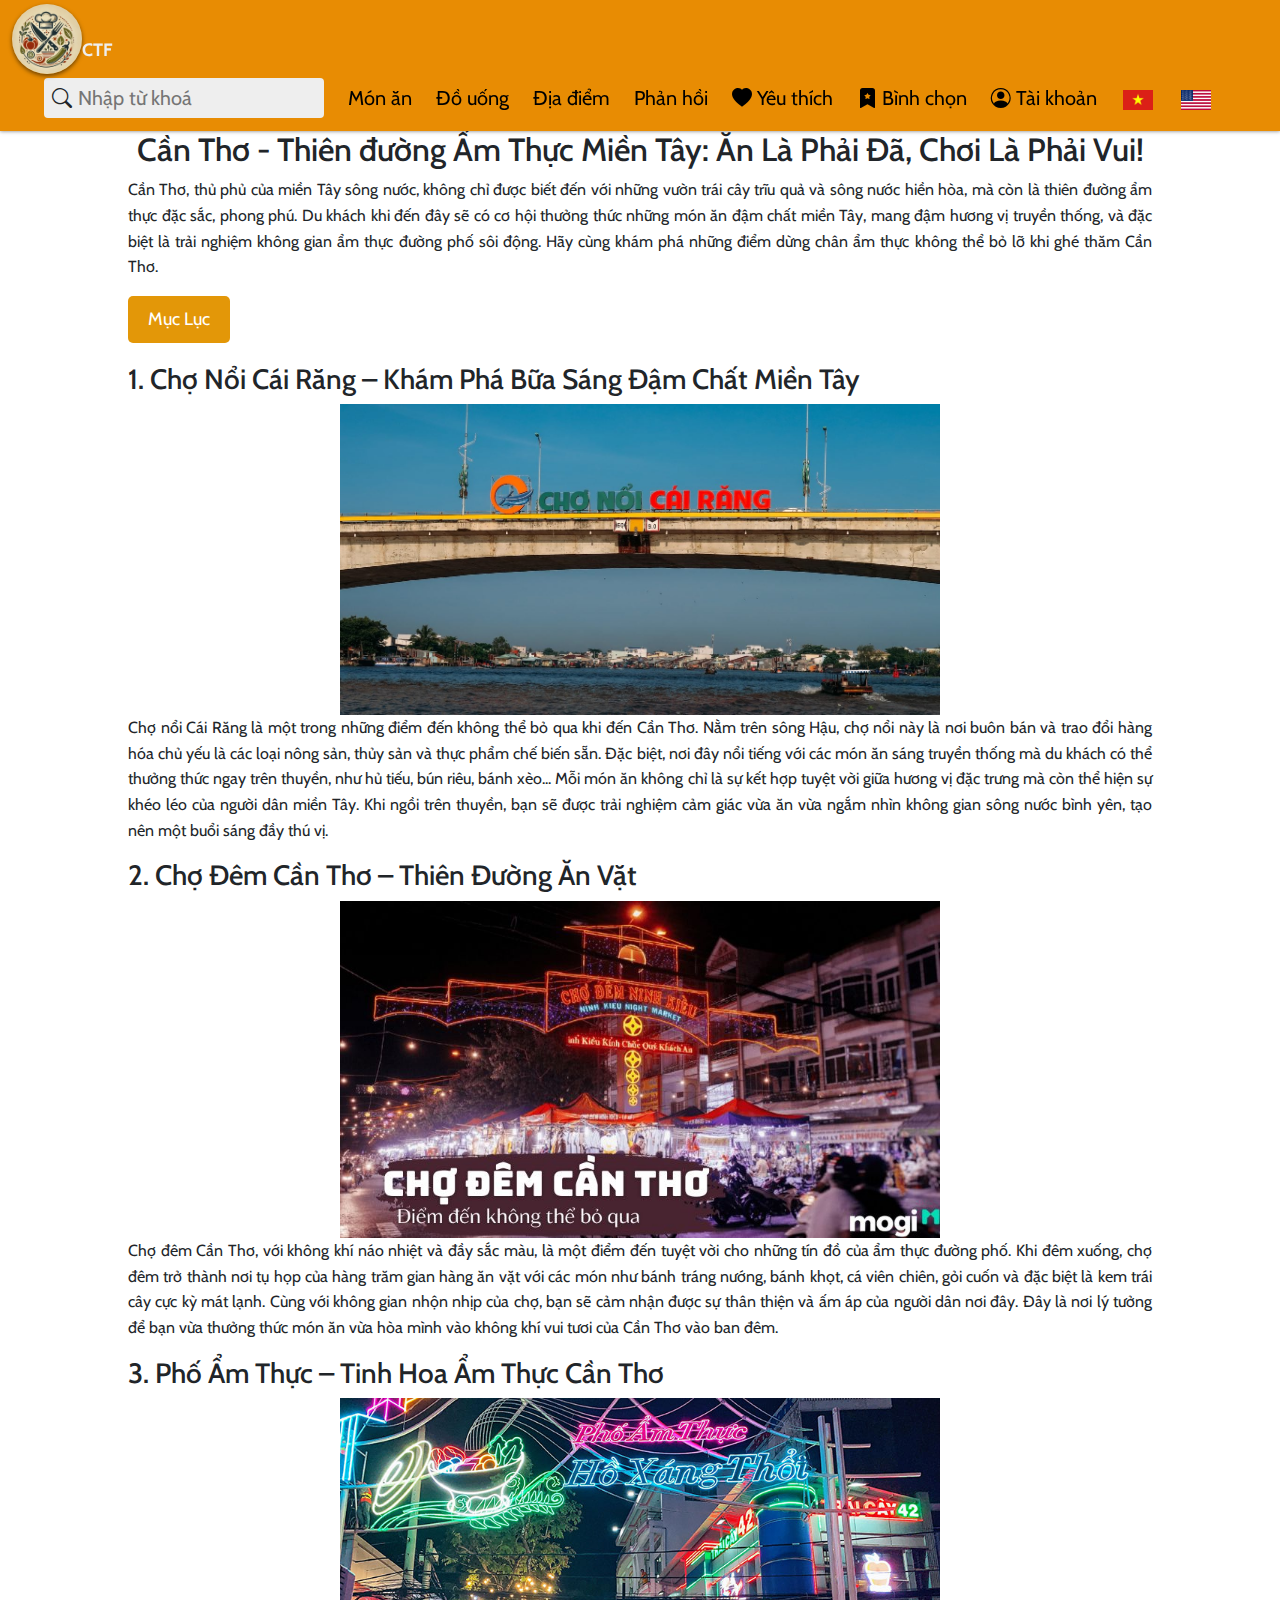
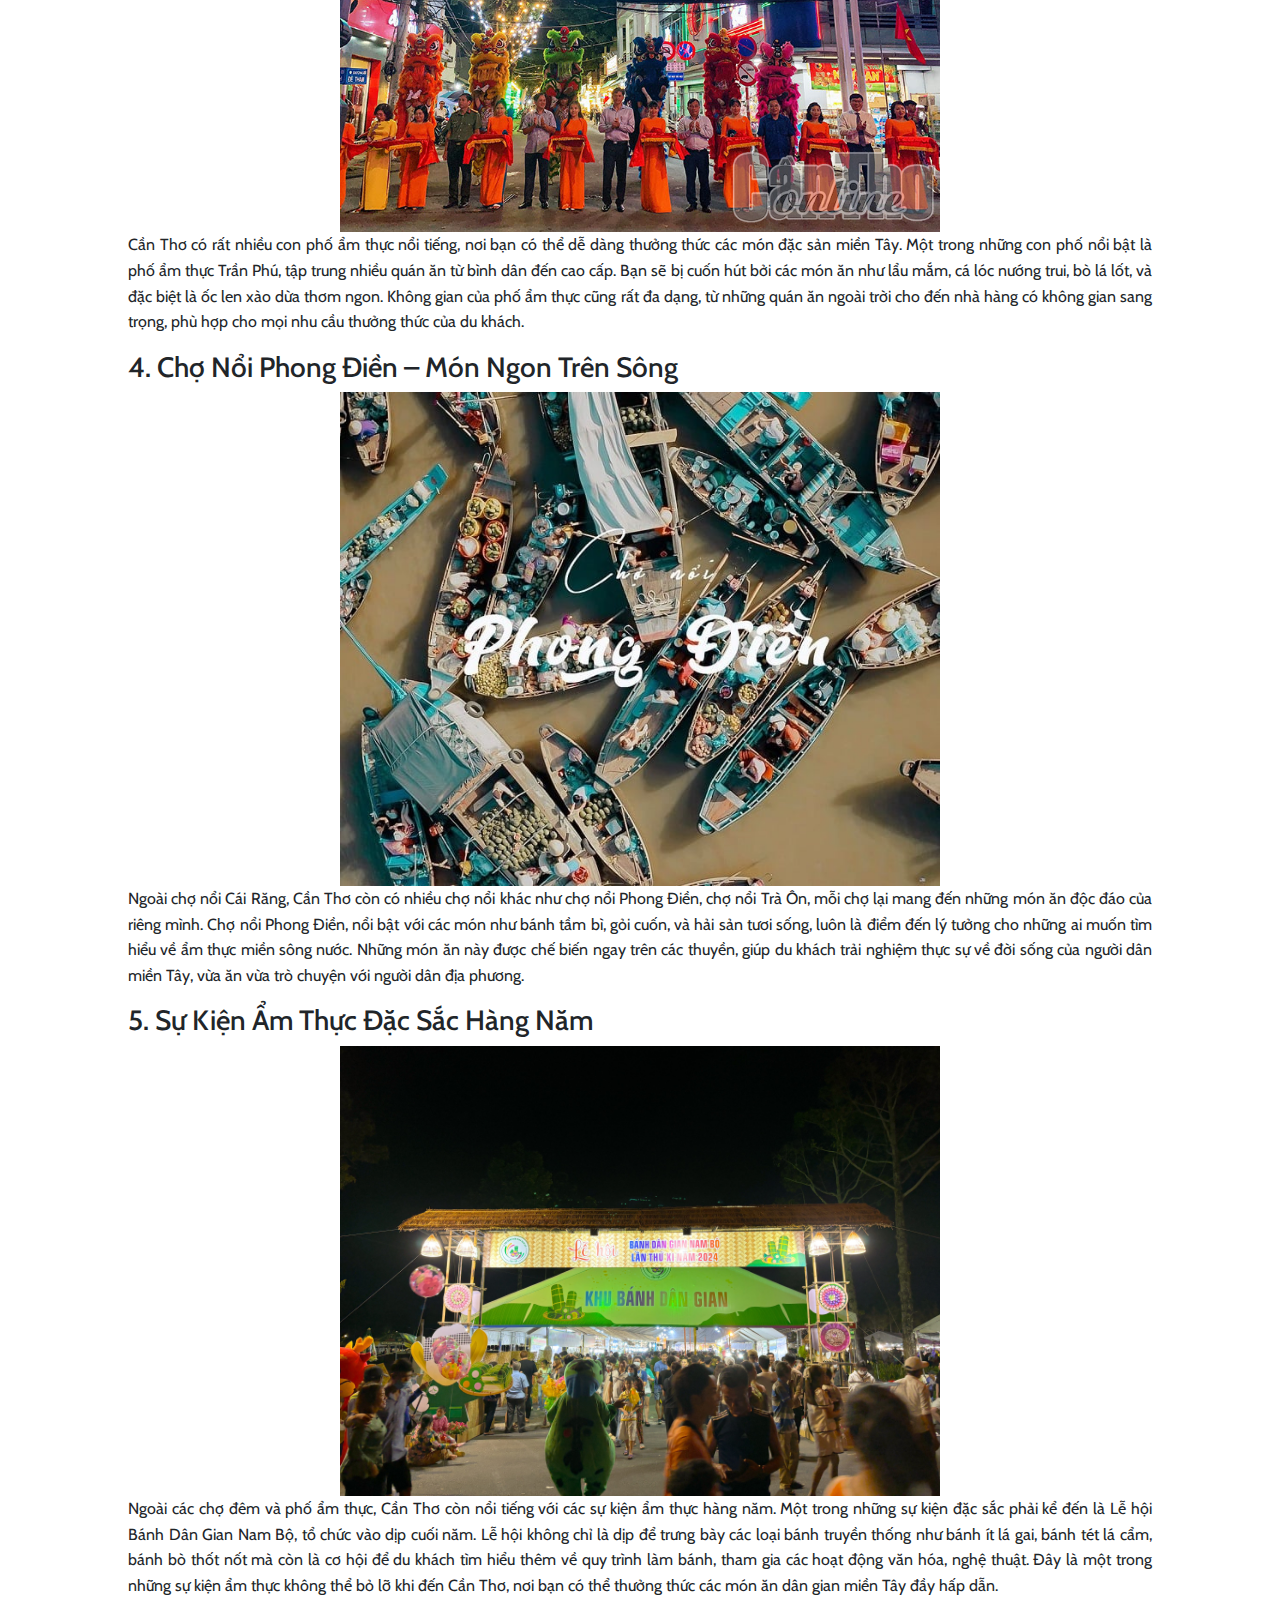
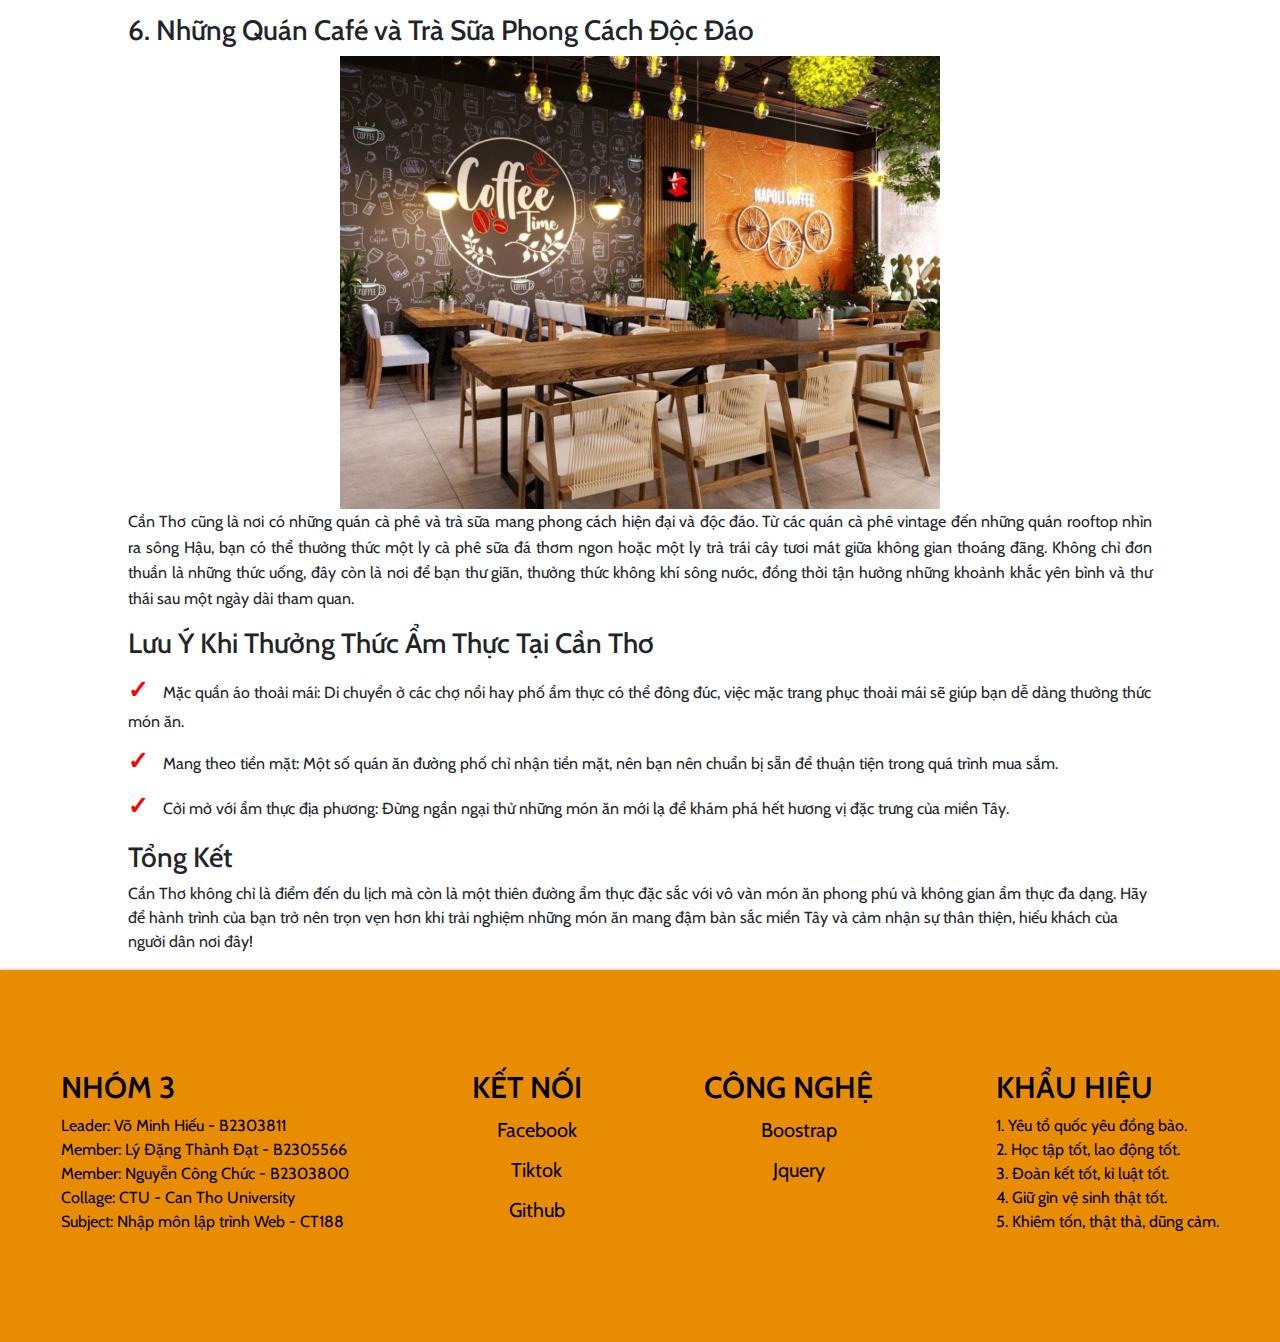
<file: resources/locate.html>
<!DOCTYPE html>
<html lang="en">
  <head>
    <meta charset="UTF-8" />
    <meta name="viewport" content="width=device-width, initial-scale=1.0" />
    <link rel="stylesheet" href="../css/main.css" />
    <link rel="shortcut icon" href="../img/logo-1.jpg" type="image/x-icon" />
    <title>Địa điểm</title>
  </head>
  <body>
    <header>
      <nav class="navbar">
          <a href="../index.html" class="nav-logo">
              <img src="../img/logo-1.jpg" alt="">
              <span class="nav-name">CTF</span>
          </a>
          <div class="nav-menu">
              <div class="menu-icon">
                  <i class="bi bi-list"></i>
              </div>
              <ul class="menu">
                  <li>
                      <form action="#" method="GET" class="navbar-search">
                          <label for="navbar-search" class="search-wrapper">
                              <i class="bi bi-search"></i>
                              <input id="navbar-search" type="search" placeholder="Nhập từ khoá" autocomplete="off">
                          </label>
                      </form>
                  </li>
                  <li>
                      <a href="../resources/foods.html">
                          <span element-lang="navFoods" class="mutipleLang">Món ăn</span>
                      </a>
                  </li>
                  <li>
                      <a href="../resources/drinks.html">
                          <span element-lang="navDrinks" class="mutipleLang">Đồ uống</span>
                      </a>
                  </li>
                  <li>
                      <a href="../resources/locate.html">
                          <span element-lang="navLocate" class="mutipleLang">Địa điểm</span>
                      </a>
                  </li>
                  <li>
                      <a href="../resources/feedback.html">
                          <span element-lang="navFeedback" class="mutipleLang">Phản hồi</span>
                      </a>
                  </li>
                  <li>
                      <a href="../resources/favorite.html">
                          <i class="bi bi-heart-fill emote-off"></i>
                          <span element-lang="navFavorite" class="mutipleLang">Yêu thích</span>
                      </a>
                  </li>
                  <li>
                    <a href="../resources/vote.html">
                      <i class="bi bi-bookmark-star-fill"></i>
                        <span element-lang="navVote" class="mutipleLang">Bình chọn</span>
                    </a>
                </li>
                  <li>
                      <a href="../resources/auth.html">
                          <i class="bi bi-person-circle"></i>
                          <span element-lang="navAccount" class="mutipleLang">Tài khoản</span>
                      </a>
                  </li>
                  <ul class="languages">
                      <li id="vi"><img src="../img/Flag_of_Vietnam.svg.png" alt=""></li>
                      <li id="en"><img src="../img/Flag_of_the_United_States.png" alt=""></li>
                  </ul>
              </ul>
          </div>
      </nav>
  </header>
    <main class="loca-main">
      <section id="intro">
        <h2 class="intro-title">
          Cần Thơ - Thiên đường Ẩm Thực Miền Tây: Ăn Là Phải Đã, Chơi Là Phải
          Vui!
        </h2>
        <p class="loca-description">
          Cần Thơ, thủ phủ của miền Tây sông nước, không chỉ được biết đến với
          những vườn trái cây trĩu quả và sông nước hiền hòa, mà còn là thiên
          đường ẩm thực đặc sắc, phong phú. Du khách khi đến đây sẽ có cơ hội
          thưởng thức những món ăn đậm chất miền Tây, mang đậm hương vị truyền
          thống, và đặc biệt là trải nghiệm không gian ẩm thực đường phố sôi
          động. Hãy cùng khám phá những điểm dừng chân ẩm thực không thể bỏ lỡ
          khi ghé thăm Cần Thơ.
        </p>
      </section>
      <section class="instruction-mucluc-container">
        <button class="mucluc-container-toggle" onclick="toggleMenu()">
          Mục Lục
        </button>
        <ul class="mucluc-container-list">
          <li>
            <a href="#market1"
              >1. Chợ Nổi Cái Răng – Khám Phá Bữa Sáng Đậm Chất Miền Tây</a
            >
          </li>
          <li>
            <a href="#night-market">2. Chợ Đêm Cần Thơ – Thiên Đường Ăn Vặt</a>
          </li>
          <li>
            <a href="#food-street">3. Phố Ẩm Thực – Tinh Hoa Ẩm Thực Cần Thơ</a>
          </li>
          <li>
            <a href="#market2">4. Chợ Nổi Phong Điền – Món Ngon Trên Sông</a>
          </li>
          <li>
            <a href="#events">5. Sự Kiện Ẩm Thực Đặc Sắc Hàng Năm</a>
          </li>
          <li>
            <a href="#cafes"
              >6. Những Quán Café và Trà Sữa Phong Cách Độc Đáo</a
            >
          </li>
        </ul>
      </section>

      <section id="market1">
        <h3 class="loca-title">
          1. Chợ Nổi Cái Răng – Khám Phá Bữa Sáng Đậm Chất Miền Tây
        </h3>
        <section class="loca-content">
          <img
            src="../img/location-page/cho-noi-cai-rang.jpg"
            alt="Chợ nổi Cái Răng"
          />
          <p class="loca-description">
            Chợ nổi Cái Răng là một trong những điểm đến không thể bỏ qua khi
            đến Cần Thơ. Nằm trên sông Hậu, chợ nổi này là nơi buôn bán và trao
            đổi hàng hóa chủ yếu là các loại nông sản, thủy sản và thực phẩm chế
            biến sẵn. Đặc biệt, nơi đây nổi tiếng với các món ăn sáng truyền
            thống mà du khách có thể thưởng thức ngay trên thuyền, như hủ tiếu,
            bún riêu, bánh xèo... Mỗi món ăn không chỉ là sự kết hợp tuyệt vời
            giữa hương vị đặc trưng mà còn thể hiện sự khéo léo của người dân
            miền Tây. Khi ngồi trên thuyền, bạn sẽ được trải nghiệm cảm giác vừa
            ăn vừa ngắm nhìn không gian sông nước bình yên, tạo nên một buổi
            sáng đầy thú vị.
          </p>
        </section>
      </section>

      <section id="night-market">
        <h3 class="loca-title">2. Chợ Đêm Cần Thơ – Thiên Đường Ăn Vặt</h3>
        <section class="loca-content">
          <img
            src="../img/location-page/cho-dem-can-tho.jpg"
            alt="Chợ đêm Cần Thơ"
          />
          <p class="loca-description">
            Chợ đêm Cần Thơ, với không khí náo nhiệt và đầy sắc màu, là một điểm
            đến tuyệt vời cho những tín đồ của ẩm thực đường phố. Khi đêm xuống,
            chợ đêm trở thành nơi tụ họp của hàng trăm gian hàng ăn vặt với các
            món như bánh tráng nướng, bánh khọt, cá viên chiên, gỏi cuốn và đặc
            biệt là kem trái cây cực kỳ mát lạnh. Cùng với không gian nhộn nhịp
            của chợ, bạn sẽ cảm nhận được sự thân thiện và ấm áp của người dân
            nơi đây. Đây là nơi lý tưởng để bạn vừa thưởng thức món ăn vừa hòa
            mình vào không khí vui tươi của Cần Thơ vào ban đêm.
          </p>
        </section>
      </section>

      <section id="food-street">
        <h3 class="loca-title">3. Phố Ẩm Thực – Tinh Hoa Ẩm Thực Cần Thơ</h3>
        <section class="loca-content">
          <img src="../img/location-page/pho-am-thuc.jpg" alt="Phố Ẩm Thực" />
          <p class="loca-description">
            Cần Thơ có rất nhiều con phố ẩm thực nổi tiếng, nơi bạn có thể dễ
            dàng thưởng thức các món đặc sản miền Tây. Một trong những con phố
            nổi bật là phố ẩm thực Trần Phú, tập trung nhiều quán ăn từ bình dân
            đến cao cấp. Bạn sẽ bị cuốn hút bởi các món ăn như lẩu mắm, cá lóc
            nướng trui, bò lá lốt, và đặc biệt là ốc len xào dừa thơm ngon.
            Không gian của phố ẩm thực cũng rất đa dạng, từ những quán ăn ngoài
            trời cho đến nhà hàng có không gian sang trọng, phù hợp cho mọi nhu
            cầu thưởng thức của du khách.
          </p>
        </section>
      </section>

      <section id="market2">
        <h3 class="loca-title">4. Chợ Nổi Phong Điền – Món Ngon Trên Sông</h3>
        <section class="loca-content">
          <img
            src="../img/location-page/cho-noi-phong-dien.jpg"
            alt="Chợ nổi Phong Điền"
          />
          <p class="loca-description">
            Ngoài chợ nổi Cái Răng, Cần Thơ còn có nhiều chợ nổi khác như chợ
            nổi Phong Điền, chợ nổi Trà Ôn, mỗi chợ lại mang đến những món ăn
            độc đáo của riêng mình. Chợ nổi Phong Điền, nổi bật với các món như
            bánh tầm bì, gỏi cuốn, và hải sản tươi sống, luôn là điểm đến lý
            tưởng cho những ai muốn tìm hiểu về ẩm thực miền sông nước. Những
            món ăn này được chế biến ngay trên các thuyền, giúp du khách trải
            nghiệm thực sự về đời sống của người dân miền Tây, vừa ăn vừa trò
            chuyện với người dân địa phương.
          </p>
        </section>
      </section>

      <section id="events">
        <h3 class="loca-title">5. Sự Kiện Ẩm Thực Đặc Sắc Hàng Năm</h3>
        <section class="loca-content">
          <img
            src="../img/location-page/le-hoi-banh-dan-gian-nam-bo.jpg"
            alt="Lễ Hội Bánh Dân Gian Nam Bộ"
          />
          <p class="loca-description">
            Ngoài các chợ đêm và phố ẩm thực, Cần Thơ còn nổi tiếng với các sự
            kiện ẩm thực hàng năm. Một trong những sự kiện đặc sắc phải kể đến
            là Lễ hội Bánh Dân Gian Nam Bộ, tổ chức vào dịp cuối năm. Lễ hội
            không chỉ là dịp để trưng bày các loại bánh truyền thống như bánh ít
            lá gai, bánh tét lá cẩm, bánh bò thốt nốt mà còn là cơ hội để du
            khách tìm hiểu thêm về quy trình làm bánh, tham gia các hoạt động
            văn hóa, nghệ thuật. Đây là một trong những sự kiện ẩm thực không
            thể bỏ lỡ khi đến Cần Thơ, nơi bạn có thể thưởng thức các món ăn dân
            gian miền Tây đầy hấp dẫn.
          </p>
        </section>
      </section>

      <section id="cafes">
        <h3 class="loca-title">
          6. Những Quán Café và Trà Sữa Phong Cách Độc Đáo
        </h3>
        <section class="loca-content">
          <img
            src="../img/location-page/quan-ca-phe.jpg"
            alt="Quán Café Cần Thơ"
          />
          <p class="loca-description">
            Cần Thơ cũng là nơi có những quán cà phê và trà sữa mang phong cách
            hiện đại và độc đáo. Từ các quán cà phê vintage đến những quán
            rooftop nhìn ra sông Hậu, bạn có thể thưởng thức một ly cà phê sữa
            đá thơm ngon hoặc một ly trà trái cây tươi mát giữa không gian
            thoáng đãng. Không chỉ đơn thuần là những thức uống, đây còn là nơi
            để bạn thư giãn, thưởng thức không khí sông nước, đồng thời tận
            hưởng những khoảnh khắc yên bình và thư thái sau một ngày dài tham
            quan.
          </p>
        </section>
      </section>

      <section id="tips">
        <h3 class="loca-title">Lưu Ý Khi Thưởng Thức Ẩm Thực Tại Cần Thơ</h3>
        <section class="loca-content">
          <ul>
            <li>
              Mặc quần áo thoải mái: Di chuyển ở các chợ nổi hay phố ẩm thực có
              thể đông đúc, việc mặc trang phục thoải mái sẽ giúp bạn dễ dàng
              thưởng thức món ăn.
            </li>
            <li>
              Mang theo tiền mặt: Một số quán ăn đường phố chỉ nhận tiền mặt,
              nên bạn nên chuẩn bị sẵn để thuận tiện trong quá trình mua sắm.
            </li>
            <li>
              Cởi mở với ẩm thực địa phương: Đừng ngần ngại thử những món ăn mới
              lạ để khám phá hết hương vị đặc trưng của miền Tây.
            </li>
          </ul>
        </section>
      </section>

      <section id="conclusion">
        <h3 class="loca-title">Tổng Kết</h3>
        <section class="loca-content">
          <p>
            Cần Thơ không chỉ là điểm đến du lịch mà còn là một thiên đường ẩm
            thực đặc sắc với vô vàn món ăn phong phú và không gian ẩm thực đa
            dạng. Hãy để hành trình của bạn trở nên trọn vẹn hơn khi trải nghiệm
            những món ăn mang đậm bản sắc miền Tây và cảm nhận sự thân thiện,
            hiếu khách của người dân nơi đây!
          </p>
        </section>
      </section>
    </main>
    <footer>
      <div class="footer-container">
          <div class="footer-wrapper">
              <h3 class="footer-title">
                  <span element-lang="footGroup" class="mutipleLang">Nhóm 3</span>
              </h3>
              <p class="footer-des">
                  Leader: Võ Minh Hiếu - B2303811 <br>
                  Member: Lý Đặng Thành Đạt - B2305566 <br>
                  Member: Nguyễn Công Chức - B2303800 <br>
                  Collage: CTU - Can Tho University <br>
                  Subject: Nhập môn lập trình Web - CT188
              </p>
          </div>
          <div class="footer-wrapper">
              <h3 class="footer-title">
                  <span element-lang="footConnect" class="mutipleLang">Kết nối</span>
              </h3>
              <ul class="footer-list">
                  <li>
                      <a href="">Facebook</a>
                  </li>
                  <li>
                      <a href="">Tiktok</a>
                  </li>
                  <li>
                      <a href="">Github</a>
                  </li>
              </ul>
          </div>
          <div class="footer-wrapper">
              <h3 class="footer-title">
                  <span element-lang="footTech" class="mutipleLang">Công nghệ</span>
              </h3>
              <ul class="footer-list">
                  <li>
                      <a href="">Boostrap</a>
                  </li>
                  <li>
                      <a href="">Jquery</a>
                  </li>
              </ul>
          </div>
          <div class="footer-wrapper">
              <h3 class="footer-title">
                  <span element-lang="footSlogan" class="mutipleLang">Khẩu hiệu</span>
              </h3>
              <p class="footer-des">
                  1. Yêu tổ quốc yêu đồng bào. <br>
                  2. Học tập tốt, lao động tốt. <br>
                  3. Đoàn kết tốt, kỉ luật tốt. <br>
                  4. Giữ gìn vệ sinh thật tốt. <br>
                  5. Khiêm tốn, thật thà, dũng cảm. <br>
              </p>
          </div>
      </div>
  </footer>

    <!-- *javascripts -->
    <!-- boostrap -->
    <script src="../vender/boostrap-5/js/bootstrap.bundle.min.js"></script>
    <script src="../js/main.js"></script>
    <script src="../js/locate.js"></script>
  </body>
</html>
</file>
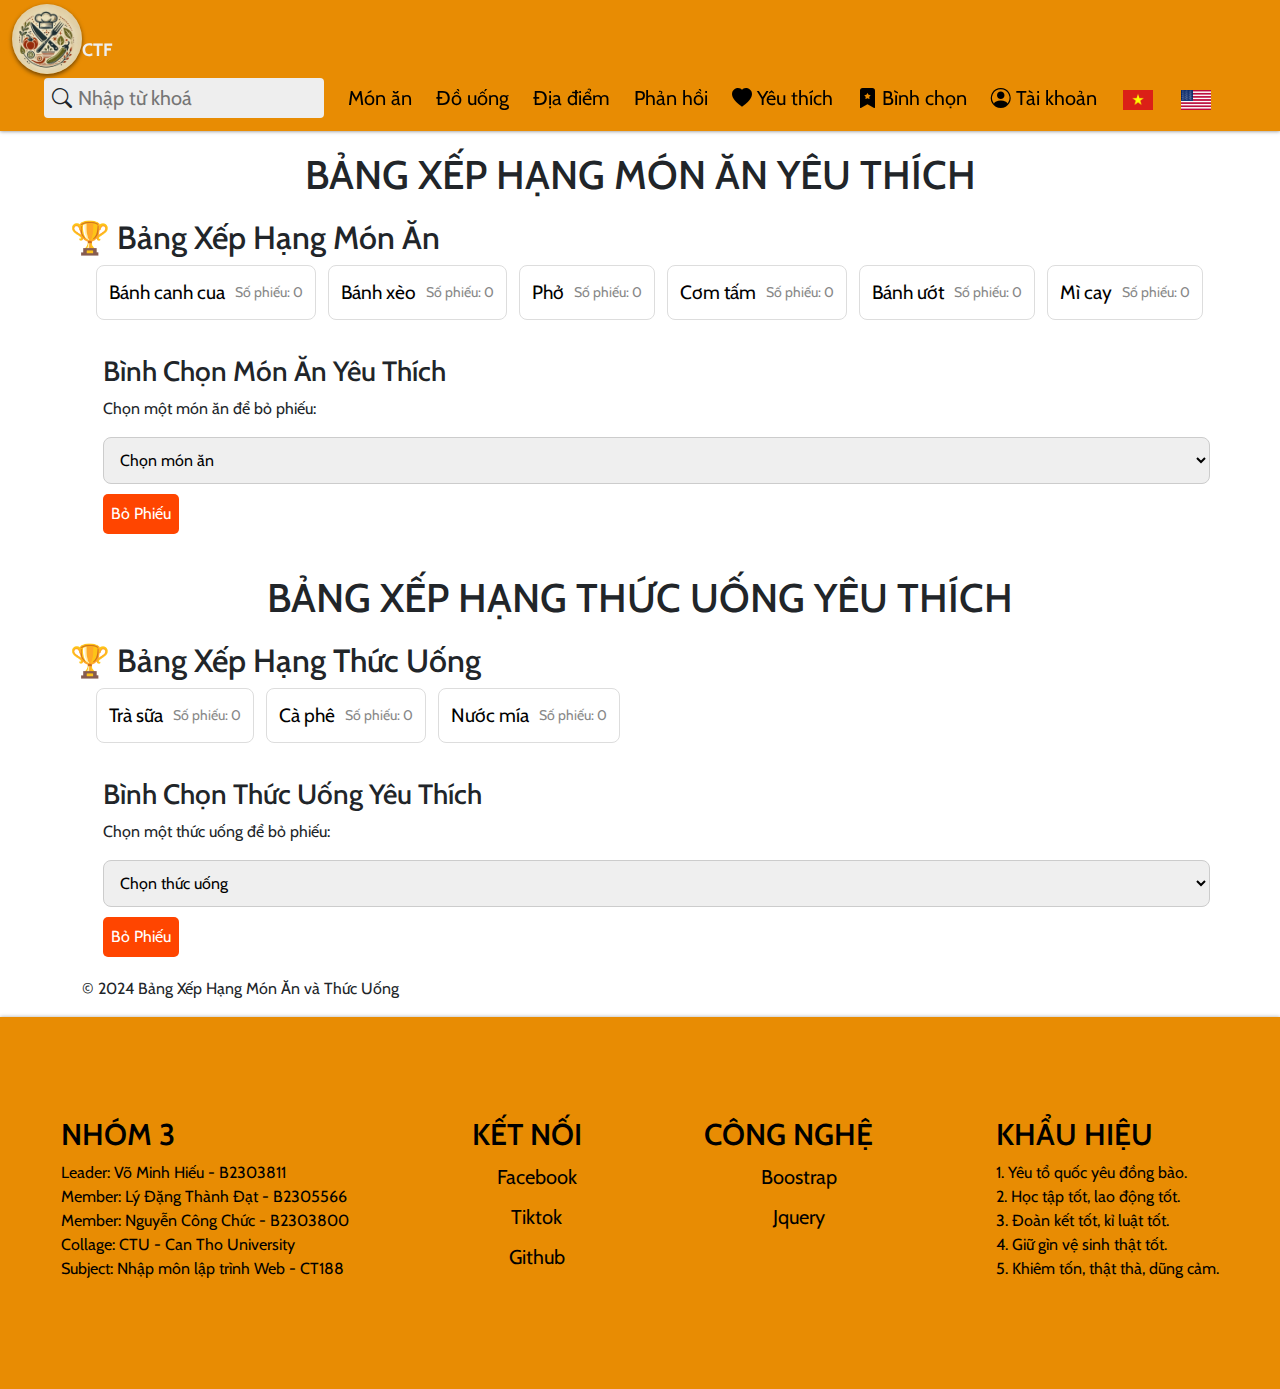
<file: resources/vote.html>
<!DOCTYPE html>
<html lang="en">
<head>
    <meta charset="UTF-8">
    <meta name="viewport" content="width=device-width, initial-scale=1.0">
    <link rel="stylesheet" href="../css/main.css">  
    <link rel="shortcut icon" href="../img/logo-1.jpg" type="image/x-icon">  
    <title>Bình chọn</title>
</head>
<body>
    <header>
        <nav class="navbar">
            <a href="../index.html" class="nav-logo">
                <img src="../img/logo-1.jpg" alt="">
                <span class="nav-name">CTF</span>
            </a>
            <div class="nav-menu">
                <div class="menu-icon">
                    <i class="bi bi-list"></i>
                </div>
                <ul class="menu">
                    <li>
                        <form action="#" method="GET" class="navbar-search">
                            <label for="navbar-search" class="search-wrapper">
                                <i class="bi bi-search"></i>
                                <input id="navbar-search" type="search" placeholder="Nhập từ khoá" autocomplete="off">
                            </label>
                        </form>
                    </li>
                    <li>
                        <a href="../resources/foods.html">
                            <span element-lang="navFoods" class="mutipleLang">Món ăn</span>
                        </a>
                    </li>
                    <li>
                        <a href="../resources/drinks.html">
                            <span element-lang="navDrinks" class="mutipleLang">Đồ uống</span>
                        </a>
                    </li>
                    <li>
                        <a href="../resources/locate.html">
                            <span element-lang="navLocate" class="mutipleLang">Địa điểm</span>
                        </a>
                    </li>
                    <li>
                        <a href="../resources/feedback.html">
                            <span element-lang="navFeedback" class="mutipleLang">Phản hồi</span>
                        </a>
                    </li>
                    <li>
                        <a href="../resources/favorite.html">
                            <i class="bi bi-heart-fill emote-off"></i>
                            <span element-lang="navFavorite" class="mutipleLang">Yêu thích</span>
                        </a>
                    </li>
                    <li>
                        <a href="../resources/vote.html">
                          <i class="bi bi-bookmark-star-fill"></i>
                            <span element-lang="navVote" class="mutipleLang">Bình chọn</span>
                        </a>
                    </li>
                    <li>
                        <a href="../resources/auth.html">
                            <i class="bi bi-person-circle"></i>
                            <span element-lang="navAccount" class="mutipleLang">Tài khoản</span>
                        </a>
                    </li>
                    <ul class="languages">
                        <li id="vi"><img src="../img/Flag_of_Vietnam.svg.png" alt=""></li>
                        <li id="en"><img src="../img/Flag_of_the_United_States.png" alt=""></li>
                    </ul>
                </ul>
            </div>
        </nav>
    </header>
    <main>
        <div class="container p-0">
            <div class="row position-relative m-0 p-0">
                <div class="col-lg-12 col-sm-12 p-0 m-0">
                            <!-- Bảng Xếp Hạng Món Ăn -->
                                <h1 class="vote-title">BẢNG XẾP HẠNG MÓN ĂN YÊU THÍCH</h1>
                            <section class="ranking">
                                <h2>🏆 Bảng Xếp Hạng Món Ăn</h2>
                                <ul id="product-list-food" class="product-list-voted">
                                    <!-- Các sản phẩm món ăn sẽ được hiển thị tại đây -->
                                </ul>
                            </section>
                        
                            <!-- Bình Chọn Món Ăn -->
                            <section class="vote">
                                <h3>Bình Chọn Món Ăn Yêu Thích</h3>
                                <p>Chọn một món ăn để bỏ phiếu:</p>
                                <select id="product-selector-food">
                                    <option value="">Chọn món ăn</option>
                                    <!-- Các món ăn sẽ được thêm vào đây thông qua JavaScript -->
                                </select>
                                <button id="vote-button-food">Bỏ Phiếu</button>
                            </section>
                            <!-- Bảng Xếp Hạng Thức Uống -->
                                <h1 class="vote-title">BẢNG XẾP HẠNG THỨC UỐNG YÊU THÍCH</h1>
                            <section class="ranking">
                                <h2>🏆 Bảng Xếp Hạng Thức Uống</h2>
                                <ul id="product-list-drink"  class="product-list-voted">
                                    <!-- Các sản phẩm thức uống sẽ được hiển thị tại đây -->
                                </ul>
                            </section>
                            <!-- Bình Chọn Thức Uống -->
                            <section class="vote">
                                <h3>Bình Chọn Thức Uống Yêu Thích</h3>
                                <p>Chọn một thức uống để bỏ phiếu:</p>
                                <select id="product-selector-drink">
                                    <option value="">Chọn thức uống</option>
                                    <!-- Các thức uống sẽ được thêm vào đây thông qua JavaScript -->
                                </select>
                                <button id="vote-button-drink">Bỏ Phiếu</button>
                            </section>
                        <div class="container">
                            <p>&copy; 2024 Bảng Xếp Hạng Món Ăn và Thức Uống</p>
                        </div> 
                </div>
            </div>
        </div>
    </main>
    <footer>
        <div class="footer-container">
            <div class="footer-wrapper">
                <h3 class="footer-title">
                    <span element-lang="footGroup" class="mutipleLang">Nhóm 3</span>
                </h3>
                <p class="footer-des">
                    Leader: Võ Minh Hiếu - B2303811 <br>
                    Member: Lý Đặng Thành Đạt - B2305566 <br>
                    Member: Nguyễn Công Chức - B2303800 <br>
                    Collage: CTU - Can Tho University <br>
                    Subject: Nhập môn lập trình Web - CT188
                </p>
            </div>
            <div class="footer-wrapper">
                <h3 class="footer-title">
                    <span element-lang="footConnect" class="mutipleLang">Kết nối</span>
                </h3>
                <ul class="footer-list">
                    <li>
                        <a href="">Facebook</a>
                    </li>
                    <li>
                        <a href="">Tiktok</a>
                    </li>
                    <li>
                        <a href="">Github</a>
                    </li>
                </ul>
            </div>
            <div class="footer-wrapper">
                <h3 class="footer-title">
                    <span element-lang="footTech" class="mutipleLang">Công nghệ</span>
                </h3>
                <ul class="footer-list">
                    <li>
                        <a href="">Boostrap</a>
                    </li>
                    <li>
                        <a href="">Jquery</a>
                    </li>
                </ul>
            </div>
            <div class="footer-wrapper">
                <h3 class="footer-title">
                    <span element-lang="footSlogan" class="mutipleLang">Khẩu hiệu</span>
                </h3>
                <p class="footer-des">
                    1. Yêu tổ quốc yêu đồng bào. <br>
                    2. Học tập tốt, lao động tốt. <br>
                    3. Đoàn kết tốt, kỉ luật tốt. <br>
                    4. Giữ gìn vệ sinh thật tốt. <br>
                    5. Khiêm tốn, thật thà, dũng cảm. <br>
                </p>
            </div>
        </div>
    </footer>

    
        <!-- Chèn Script cho Bình Chọn -->
         <script src="../js/main.js"></script>
        <script src="../js/vote.js"></script> 
</body>
</html>
</file>
<file: css/main.css>
/* icons cdn */
@import url("https://cdn.jsdelivr.net/npm/bootstrap-icons@1.11.3/font/bootstrap-icons.min.css");
/* font */
@import url('https://fonts.googleapis.com/css2?family=Cabin:ital,wght@0,400..700;1,400..700&family=Raleway:ital,wght@0,100..900;1,100..900&family=Roboto:ital,wght@0,100;0,300;0,400;0,500;0,700;0,900;1,100;1,300;1,400;1,500;1,700;1,900&display=swap');

/* này là font chữ */
@import url(./font.css);
/* boostrap */
@import url(../vender/boostrap-5/css/bootstrap.min.css);
/* icons */
@import url(../vender/icons/bootstrap-icons-1.11.3/font/bootstrap-icons.min.css);
/* này là các biến cho thiết kế */
@import url(./root.css);
/* này là header và footer */
@import url(./partials.css);
/* này là css trang chủ */
@import url(./main-page.css);
/* này là trang tài khoản */
@import url(./auth.css);
/* này là trang phản hồi */
@import url(./feedback.css);
/* này là trang món ăn */
@import url(./foods.css);
/* này là trang yêu thích */
@import url(./favorite.css);
/* này là trang địa điểm */
@import url(./location.css);
/* này là của trang vote */
@import url(./vote.css);

* {
  padding: 0;
  margin: 0;
  box-sizing: border-box;
  font-family: "cabin";
}
main {
  min-height: 500px;
}
</file>
